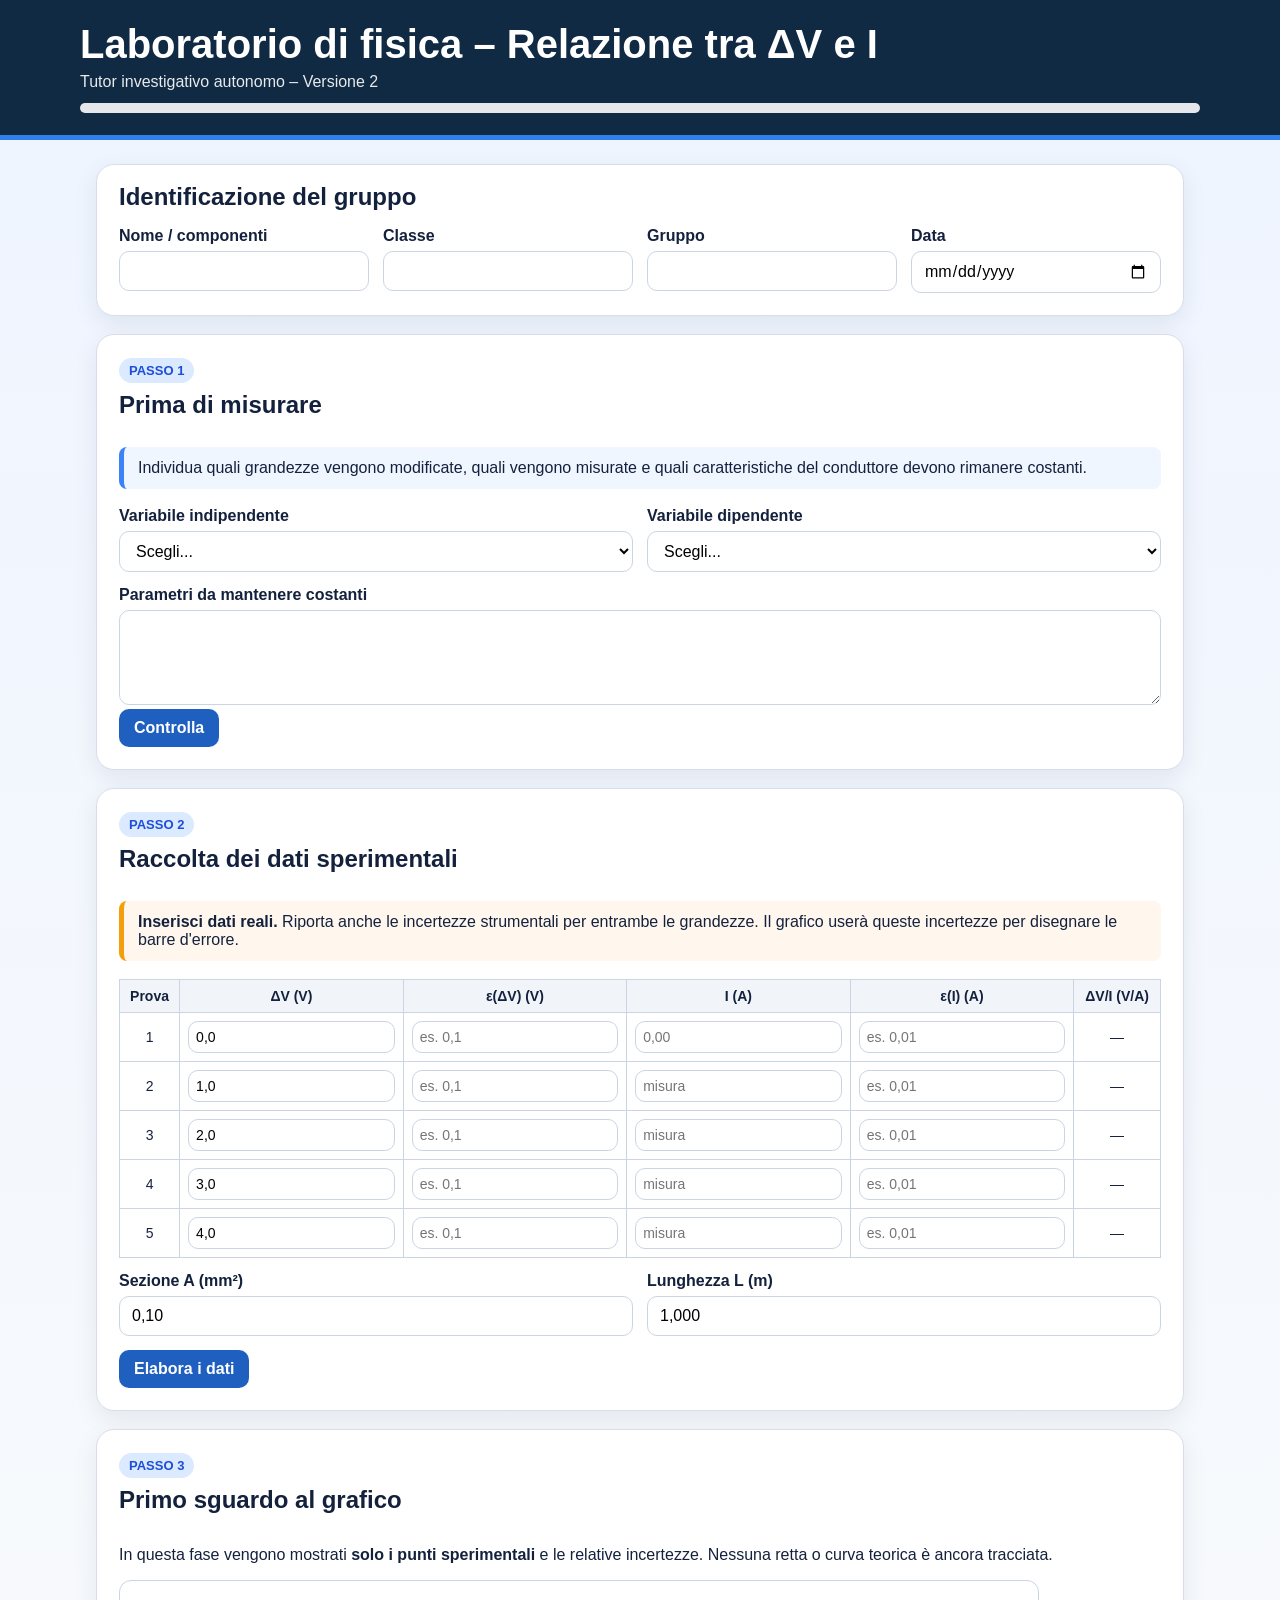
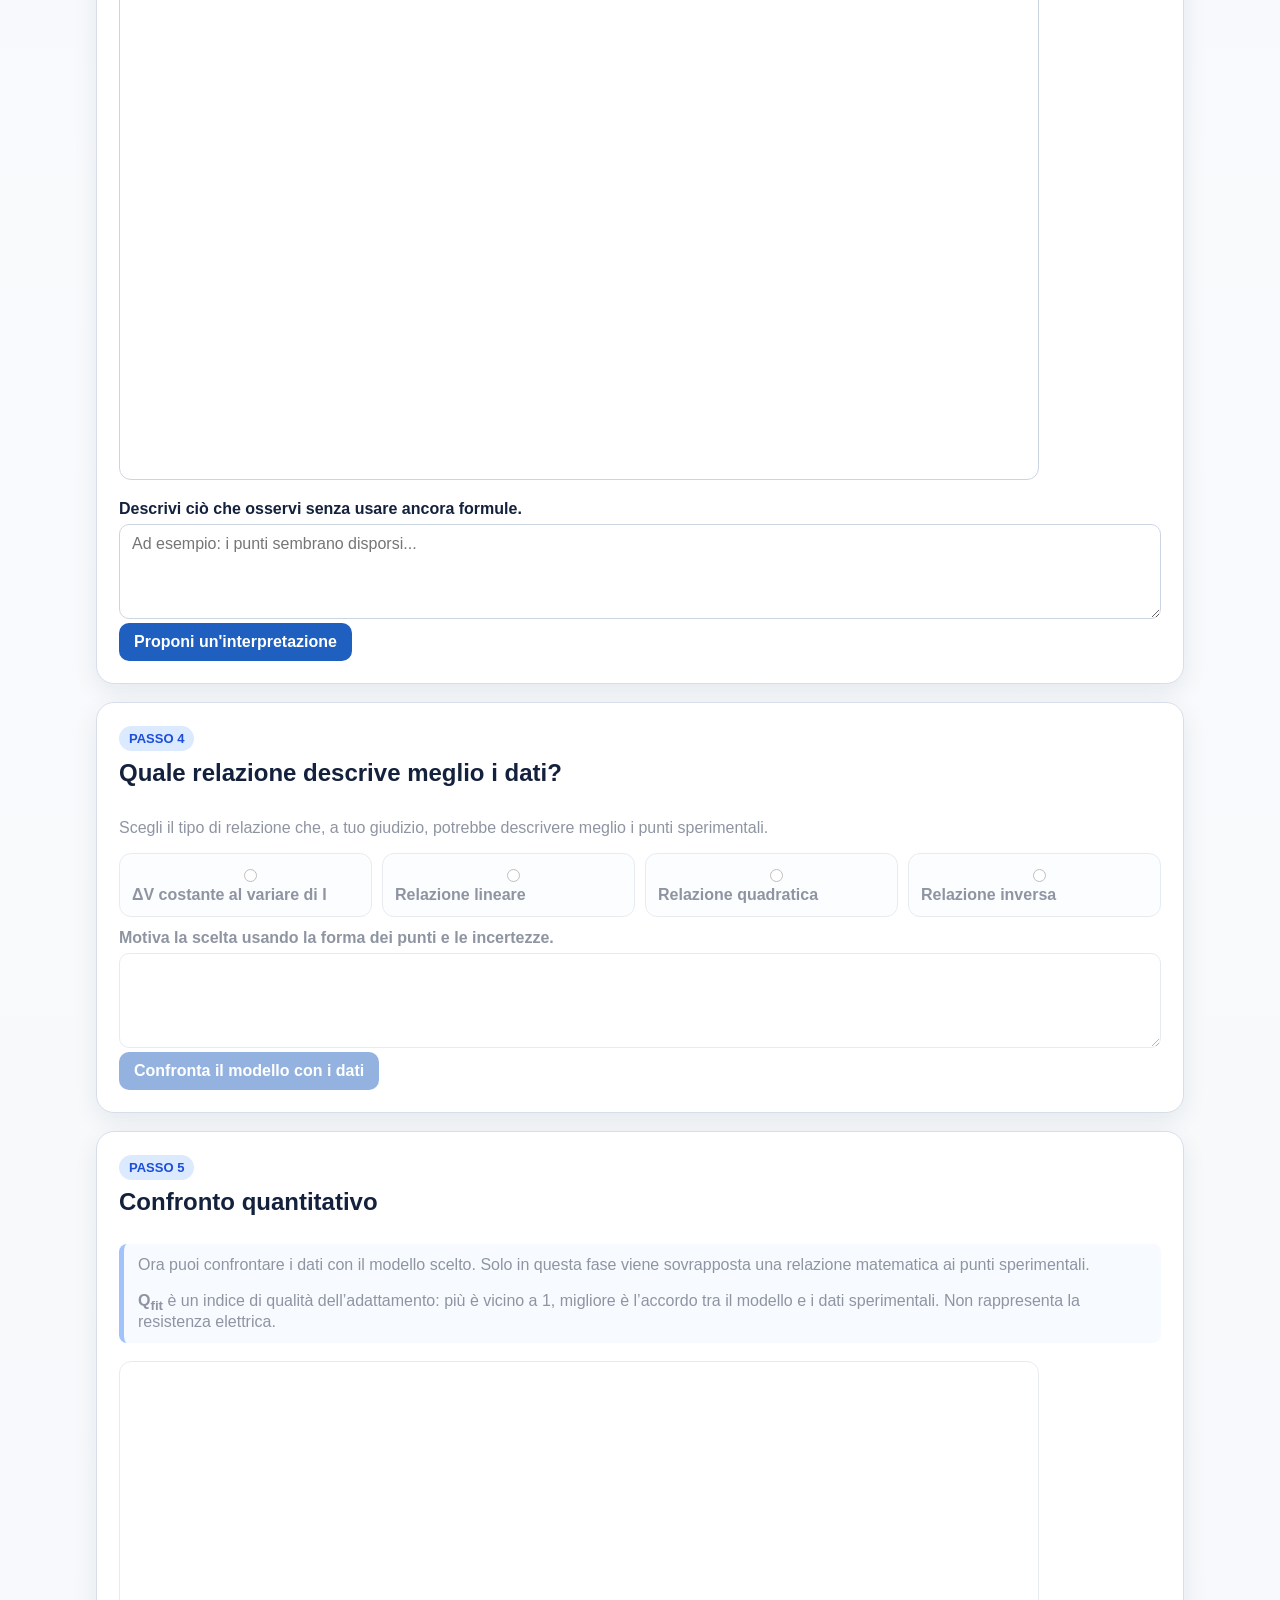
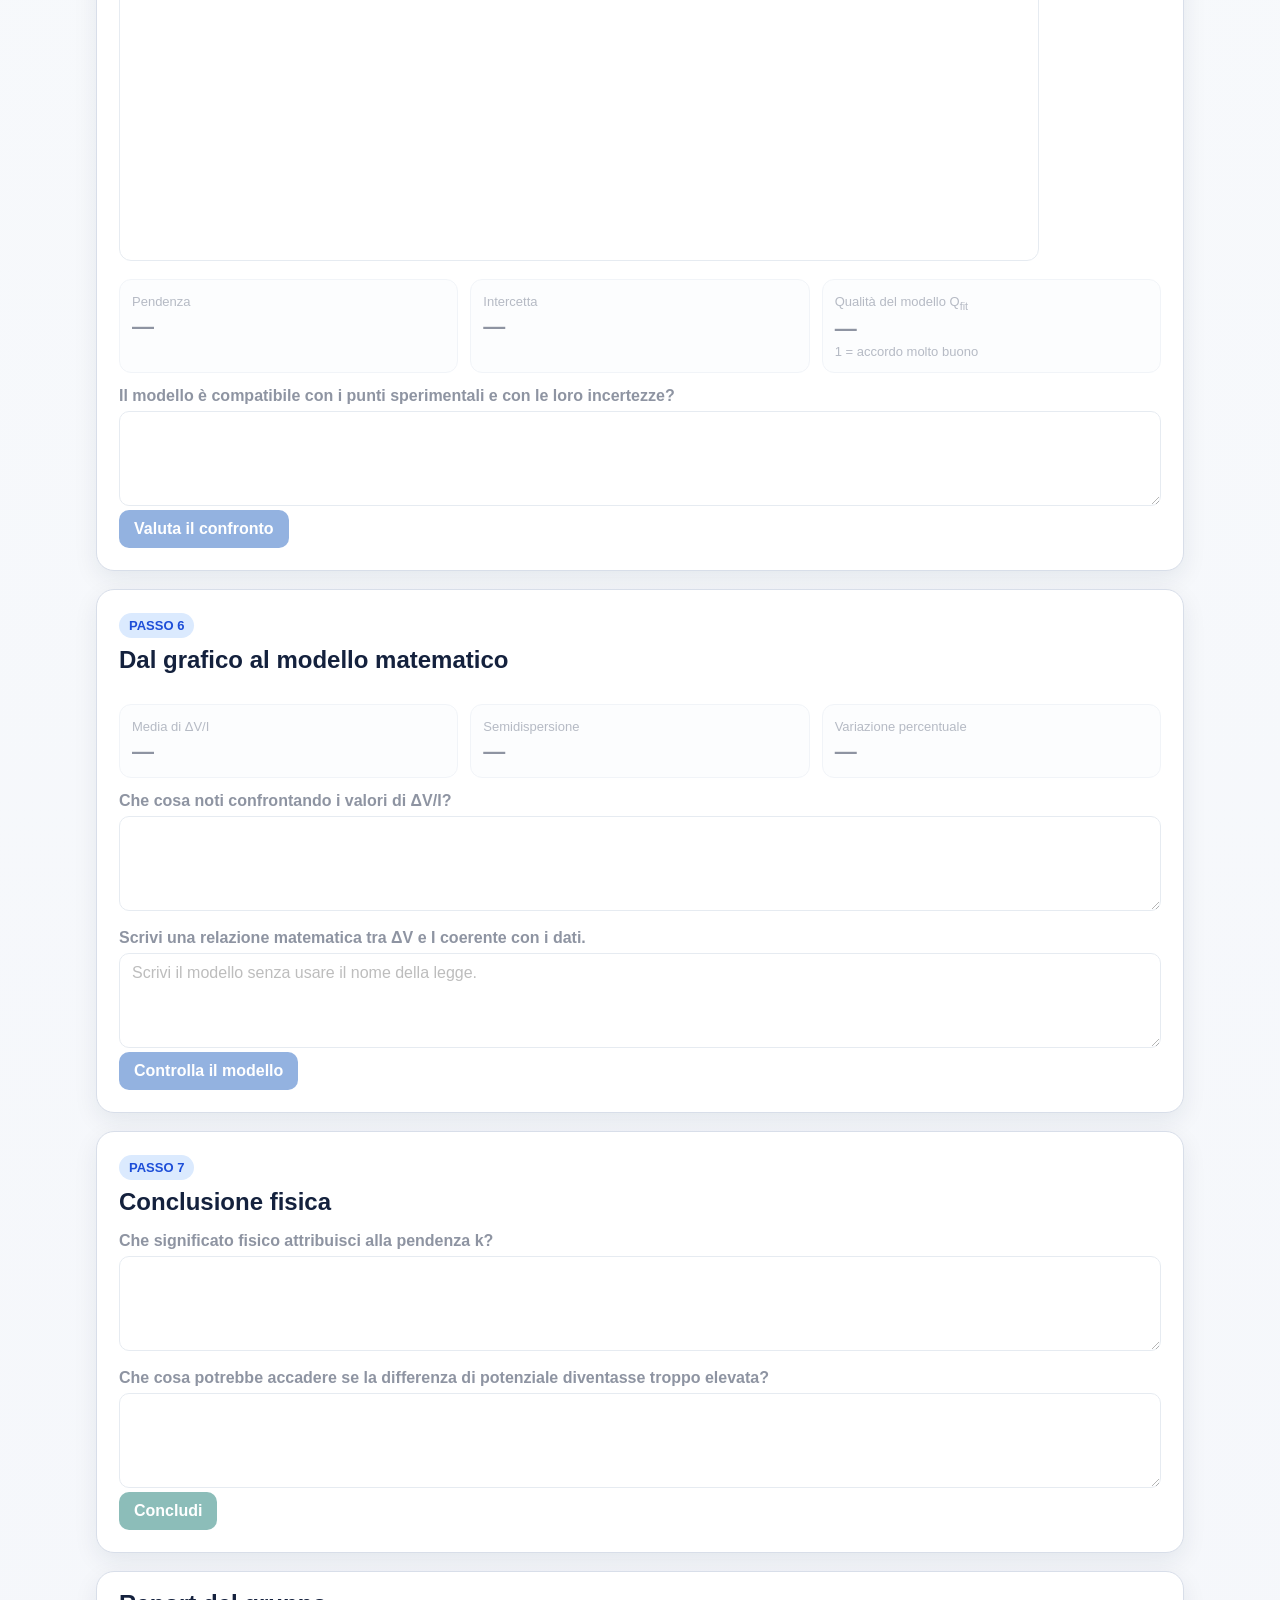
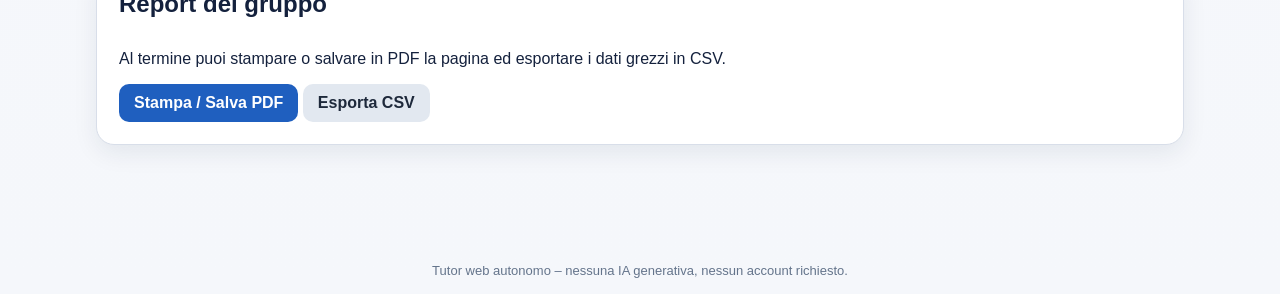
<file: Index.html>
<!DOCTYPE html>
<html lang="it">
<head>
<meta charset="UTF-8">
<meta name="viewport" content="width=device-width, initial-scale=1.0">
<title>Laboratorio – Relazione tra ΔV e I – Versione 2</title>
<style>
:root{
  --bg:#f5f7fb; --card:#fff; --ink:#14213d; --muted:#667085;
  --accent:#1d4ed8; --accent2:#0f766e; --warn:#b45309;
  --good:#15803d; --bad:#b91c1c; --line:#d8dee9;
}
*{box-sizing:border-box}
body{margin:0;font-family:Arial,Helvetica,sans-serif;color:var(--ink);
background:linear-gradient(180deg,#eef4ff,#f8fafc 35%,#f5f7fb)}
header{background:#102a43;color:white;padding:22px 18px;border-bottom:5px solid #2f80ed}
header .wrap{max-width:1120px;margin:auto}
h1{margin:0 0 6px;font-size:clamp(26px,4vw,40px)}
.subtitle{opacity:.9}
main{max-width:1120px;margin:24px auto;padding:0 16px 60px}
.card{background:var(--card);border:1px solid var(--line);border-radius:18px;
box-shadow:0 8px 24px rgba(16,42,67,.08);margin:18px 0;overflow:hidden}
.card h2{margin:0;padding:18px 22px 8px;font-size:24px}
.body{padding:8px 22px 22px}
.step-badge{display:inline-block;background:#dbeafe;color:#1d4ed8;border-radius:999px;
padding:5px 10px;font-size:13px;font-weight:bold;margin-bottom:8px}
.grid{display:grid;grid-template-columns:repeat(auto-fit,minmax(220px,1fr));gap:14px}
label{font-weight:700;display:block;margin-bottom:6px}
input,textarea,select,button{font:inherit}
input,textarea,select{width:100%;border:1px solid #cbd5e1;border-radius:10px;padding:10px 12px;background:#fff}
textarea{min-height:95px;resize:vertical}
button{border:none;border-radius:10px;padding:10px 15px;cursor:pointer;font-weight:700}
.primary{background:#1f5fbf;color:white}.secondary{background:#e2e8f0;color:#1e293b}
.goodbtn{background:#0f766e;color:white}
button:hover{filter:brightness(.97)}
.note,.warning{padding:12px 14px;border-radius:8px;margin:12px 0 18px}
.note{background:#eff6ff;border-left:5px solid #3b82f6}
.warning{background:#fff7ed;border-left:5px solid #f59e0b}
.feedback{margin-top:10px;padding:10px 12px;border-radius:9px;display:none}
.feedback.show{display:block}.feedback.good{background:#ecfdf3;color:#166534;border:1px solid #bbf7d0}
.feedback.warn{background:#fff7ed;color:#9a3412;border:1px solid #fed7aa}
.feedback.bad{background:#fef2f2;color:#991b1b;border:1px solid #fecaca}
table{width:100%;border-collapse:collapse;margin-top:12px;font-size:14px}
th,td{border:1px solid #cbd5e1;padding:8px;text-align:center} th{background:#f1f5f9}
td input{min-width:78px;padding:7px}
canvas{width:100%;max-width:920px;height:500px;border:1px solid #cbd5e1;border-radius:12px;background:white}
.small{font-size:13px;color:var(--muted)}
.kpi{display:grid;grid-template-columns:repeat(auto-fit,minmax(180px,1fr));gap:12px;margin:14px 0}
.kpi div{background:#f8fafc;border:1px solid #e2e8f0;border-radius:12px;padding:12px}
.kpi strong{display:block;font-size:22px;margin-top:4px}
.locked{opacity:.48;pointer-events:none;user-select:none}
.hidden{display:none}
.progress{height:10px;background:#e5e7eb;border-radius:999px;overflow:hidden;margin-top:12px}
.progress span{display:block;height:100%;width:0;background:#2563eb;transition:width .25s}
.choice-grid{display:grid;grid-template-columns:repeat(auto-fit,minmax(180px,1fr));gap:10px;margin:12px 0}
.choice{border:1px solid #cbd5e1;border-radius:12px;padding:12px;background:#f8fafc}
.choice label{font-weight:600;margin:0}
.modelbox{margin-top:14px;padding:14px;border:1px dashed #94a3b8;border-radius:12px;background:#f8fafc}
footer{text-align:center;color:#64748b;font-size:13px;padding:16px}
@media print{body{background:#fff}.no-print{display:none!important}.card{box-shadow:none;break-inside:avoid}}
</style>
</head>
<body>
<header>
  <div class="wrap">
    <h1>Laboratorio di fisica – Relazione tra ΔV e I</h1>
    <div class="subtitle">Tutor investigativo autonomo – Versione 2</div>
    <div class="progress"><span id="progressBar"></span></div>
  </div>
</header>

<main>
<section class="card">
  <h2>Identificazione del gruppo</h2>
  <div class="body grid">
    <div><label>Nome / componenti</label><input id="student"></div>
    <div><label>Classe</label><input id="classe"></div>
    <div><label>Gruppo</label><input id="gruppo"></div>
    <div><label>Data</label><input id="data" type="date"></div>
  </div>
</section>

<section class="card">
  <h2><span class="step-badge">PASSO 1</span><br>Prima di misurare</h2>
  <div class="body">
    <div class="note">Individua quali grandezze vengono modificate, quali vengono misurate e quali caratteristiche del conduttore devono rimanere costanti.</div>
    <div class="grid">
      <div>
        <label>Variabile indipendente</label>
        <select id="indep">
          <option value="">Scegli...</option>
          <option>Intensità di corrente I</option>
          <option>Differenza di potenziale ΔV</option>
          <option>Resistenza R</option>
          <option>Temperatura</option>
        </select>
      </div>
      <div>
        <label>Variabile dipendente</label>
        <select id="dep">
          <option value="">Scegli...</option>
          <option>Intensità di corrente I</option>
          <option>Differenza di potenziale ΔV</option>
          <option>Resistenza R</option>
          <option>Temperatura</option>
        </select>
      </div>
    </div>
    <div style="margin-top:14px"><label>Parametri da mantenere costanti</label><textarea id="const"></textarea></div>
    <button class="primary" onclick="checkStep1()">Controlla</button>
    <div id="fb1" class="feedback"></div>
  </div>
</section>

<section class="card">
  <h2><span class="step-badge">PASSO 2</span><br>Raccolta dei dati sperimentali</h2>
  <div class="body">
    <div class="warning"><strong>Inserisci dati reali.</strong> Riporta anche le incertezze strumentali per entrambe le grandezze. Il grafico userà queste incertezze per disegnare le barre d'errore.</div>
    <table>
      <thead><tr><th>Prova</th><th>ΔV (V)</th><th>ε(ΔV) (V)</th><th>I (A)</th><th>ε(I) (A)</th><th>ΔV/I (V/A)</th></tr></thead>
      <tbody id="dataRows"></tbody>
    </table>
    <div class="grid" style="margin-top:14px">
      <div><label>Sezione A (mm²)</label><input id="area" value="0,10"></div>
      <div><label>Lunghezza L (m)</label><input id="length" value="1,000"></div>
    </div>
    <div style="margin-top:14px"><button class="primary" onclick="analyzeData()">Elabora i dati</button></div>
    <div id="fb2" class="feedback"></div>
  </div>
</section>

<section class="card">
  <h2><span class="step-badge">PASSO 3</span><br>Primo sguardo al grafico</h2>
  <div class="body">
    <p>In questa fase vengono mostrati <strong>solo i punti sperimentali</strong> e le relative incertezze. Nessuna retta o curva teorica è ancora tracciata.</p>
    <canvas id="graph" width="920" height="500"></canvas>
    <label style="margin-top:16px">Descrivi ciò che osservi senza usare ancora formule.</label>
    <textarea id="rawGraphObs" placeholder="Ad esempio: i punti sembrano disporsi..."></textarea>
    <button class="primary" onclick="unlockModels()">Proponi un'interpretazione</button>
    <div id="fb3" class="feedback"></div>
  </div>
</section>

<section class="card" id="modelChoiceCard">
  <h2><span class="step-badge">PASSO 4</span><br>Quale relazione descrive meglio i dati?</h2>
  <div class="body">
    <div id="modelChoiceArea" class="locked">
      <p>Scegli il tipo di relazione che, a tuo giudizio, potrebbe descrivere meglio i punti sperimentali.</p>
      <div class="choice-grid">
        <div class="choice"><label><input type="radio" name="model" value="constant"> ΔV costante al variare di I</label></div>
        <div class="choice"><label><input type="radio" name="model" value="linear"> Relazione lineare</label></div>
        <div class="choice"><label><input type="radio" name="model" value="quadratic"> Relazione quadratica</label></div>
        <div class="choice"><label><input type="radio" name="model" value="inverse"> Relazione inversa</label></div>
      </div>
      <label>Motiva la scelta usando la forma dei punti e le incertezze.</label>
      <textarea id="modelReason"></textarea>
      <button class="primary" onclick="testChosenModel()">Confronta il modello con i dati</button>
      <div id="fb4" class="feedback"></div>
    </div>
  </div>
</section>

<section class="card">
  <h2><span class="step-badge">PASSO 5</span><br>Confronto quantitativo</h2>
  <div class="body">
    <div id="fitArea" class="locked">
      <div class="note">Ora puoi confrontare i dati con il modello scelto. Solo in questa fase viene sovrapposta una relazione matematica ai punti sperimentali.<br><br>
<strong>Q<sub>fit</sub></strong> è un indice di qualità dell’adattamento: più è vicino a 1, migliore è l’accordo tra il modello e i dati sperimentali. Non rappresenta la resistenza elettrica.</div>
      <canvas id="fitGraph" width="920" height="500"></canvas>
      <div class="kpi">
        <div><span class="small">Pendenza</span><strong id="slope">—</strong></div>
        <div><span class="small">Intercetta</span><strong id="intercept">—</strong></div>
        <div><span class="small">Qualità del modello Q<sub>fit</sub></span><strong id="r2">—</strong><span class="small">1 = accordo molto buono</span></div>
      </div>
      <label>Il modello è compatibile con i punti sperimentali e con le loro incertezze?</label>
      <textarea id="fitComment"></textarea>
      <button class="primary" onclick="checkFitComment()">Valuta il confronto</button>
      <div id="fb5" class="feedback"></div>
    </div>
  </div>
</section>

<section class="card">
  <h2><span class="step-badge">PASSO 6</span><br>Dal grafico al modello matematico</h2>
  <div class="body">
    <div id="mathArea" class="locked">
      <div class="kpi">
        <div><span class="small">Media di ΔV/I</span><strong id="meanK">—</strong></div>
        <div><span class="small">Semidispersione</span><strong id="halfRange">—</strong></div>
        <div><span class="small">Variazione percentuale</span><strong id="spreadPct">—</strong></div>
      </div>
      <label>Che cosa noti confrontando i valori di ΔV/I?</label>
      <textarea id="ratioObs"></textarea>
      <label style="margin-top:14px">Scrivi una relazione matematica tra ΔV e I coerente con i dati.</label>
      <textarea id="modelEquation" placeholder="Scrivi il modello senza usare il nome della legge."></textarea>
      <button class="primary" onclick="checkEquation()">Controlla il modello</button>
      <div id="fb6" class="feedback"></div>
    </div>
  </div>
</section>

<section class="card">
  <h2><span class="step-badge">PASSO 7</span><br>Conclusione fisica</h2>
  <div class="body">
    <div id="finalArea" class="locked">
      <label>Che significato fisico attribuisci alla pendenza k?</label>
      <textarea id="meaning"></textarea>
      <label style="margin-top:14px">Che cosa potrebbe accadere se la differenza di potenziale diventasse troppo elevata?</label>
      <textarea id="highV"></textarea>
      <button class="goodbtn" onclick="finish()">Concludi</button>
      <div id="fb7" class="feedback"></div>
    </div>
  </div>
</section>

<section class="card">
  <h2>Report del gruppo</h2>
  <div class="body">
    <p>Al termine puoi stampare o salvare in PDF la pagina ed esportare i dati grezzi in CSV.</p>
    <button class="primary no-print" onclick="window.print()">Stampa / Salva PDF</button>
    <button class="secondary no-print" onclick="exportCSV()">Esporta CSV</button>
  </div>
</section>
</main>

<footer>Tutor web autonomo – nessuna IA generativa, nessun account richiesto.</footer>

<script>
const nominalV=[0,1,2,3,4];
let analysis={valid:false,pts:[],ks:[],mean:null,halfRange:null,spread:null,slope:null,intercept:null,r2:null};

function num(v){return parseFloat(String(v??"").replace(",","."))}
function fmt(x,d=3){return isFinite(x)?x.toFixed(d).replace(".",","):"—"}
function setFb(id,kind,text){const e=document.getElementById(id);e.className="feedback show "+kind;e.innerHTML=text}
function progress(p){document.getElementById("progressBar").style.width=p+"%"}

function createRows(){
  const tb=document.getElementById("dataRows");tb.innerHTML="";
  nominalV.forEach((v,i)=>{
    const tr=document.createElement("tr");
    tr.innerHTML=`<td>${i+1}</td>
    <td><input id="v${i}" value="${v.toFixed(1).replace(".",",")}"></td>
    <td><input id="ev${i}" placeholder="es. 0,1"></td>
    <td><input id="i${i}" placeholder="${i===0?"0,00":"misura"}"></td>
    <td><input id="ei${i}" placeholder="es. 0,01"></td>
    <td id="k${i}">—</td>`;
    tb.appendChild(tr);
  })
}
createRows();

function checkStep1(){
  const a=document.getElementById("indep").value,b=document.getElementById("dep").value,c=document.getElementById("const").value.toLowerCase();
  const count=["temper","material","lung","sezion"].filter(t=>c.includes(t)).length;
  if(a.includes("potenziale")&&b.includes("corrente")&&count>=2){
    setFb("fb1","good","Impostazione corretta. Durante la misura cerca di mantenere costanti le caratteristiche del conduttore e la temperatura.");progress(15)
  }else setFb("fb1","warn","Rivedi quali grandezze controlli direttamente e quali osservi come risposta. Pensa inoltre alle caratteristiche del filo che non devono cambiare.")
}

function analyzeData(){
  const pts=[],ks=[];
  for(let j=0;j<5;j++){
    const V=num(document.getElementById("v"+j).value),eV=num(document.getElementById("ev"+j).value);
    const I=num(document.getElementById("i"+j).value),eI=num(document.getElementById("ei"+j).value);
    if(isFinite(V)&&isFinite(I)&&isFinite(eV)&&isFinite(eI)) pts.push({V,eV,I,eI});
    if(isFinite(V)&&isFinite(I)&&Math.abs(I)>1e-12){const k=V/I;ks.push(k);document.getElementById("k"+j).textContent=fmt(k,2)}
    else document.getElementById("k"+j).textContent="—";
  }
  if(pts.length<4){setFb("fb2","bad","Servono almeno quattro coppie complete di dati, comprese le incertezze.");return}
  if(ks.length<3){setFb("fb2","bad","Servono almeno tre misure non nulle per analizzare il rapporto ΔV/I.");return}

  const mean=ks.reduce((a,b)=>a+b,0)/ks.length;
  const half=(Math.max(...ks)-Math.min(...ks))/2;
  const spread=100*half/Math.abs(mean);

  const xs=pts.map(p=>p.I),ys=pts.map(p=>p.V),n=pts.length;
  const mx=xs.reduce((a,b)=>a+b,0)/n,my=ys.reduce((a,b)=>a+b,0)/n;
  let sxx=0,sxy=0;
  for(let i=0;i<n;i++){sxx+=(xs[i]-mx)**2;sxy+=(xs[i]-mx)*(ys[i]-my)}
  const slope=sxy/sxx,intercept=my-slope*mx;
  const pred=xs.map(x=>slope*x+intercept);
  const ssres=ys.reduce((s,y,i)=>s+(y-pred[i])**2,0);
  const sst=ys.reduce((s,y)=>s+(y-my)**2,0);
  const r2=sst===0?1:1-ssres/sst;

  analysis={valid:true,pts,ks,mean,halfRange:half,spread,slope,intercept,r2};
  document.getElementById("meanK").textContent=fmt(mean,2)+" V/A";
  document.getElementById("halfRange").textContent="± "+fmt(half,2)+" V/A";
  document.getElementById("spreadPct").textContent=fmt(spread,1)+" %";
  document.getElementById("slope").textContent=fmt(slope,2)+" V/A";
  document.getElementById("intercept").textContent=fmt(intercept,3)+" V";
  document.getElementById("r2").textContent=fmt(r2,4);

  drawExperimentalOnly();
  document.getElementById("fitGraph").getContext("2d").clearRect(0,0,920,500);
  setFb("fb2","good","Dati acquisiti. Passa al grafico: per ora vedrai solo i punti sperimentali e le loro incertezze.");progress(30)
}

function axes(ctx,W,H,xmax,ymax){
  const p={l:75,r:25,t:25,b:65};
  ctx.clearRect(0,0,W,H);ctx.fillStyle="#fff";ctx.fillRect(0,0,W,H);
  ctx.strokeStyle="#e2e8f0";ctx.lineWidth=1;
  for(let g=0;g<=10;g++){
    const x=p.l+g*(W-p.l-p.r)/10,y=p.t+g*(H-p.t-p.b)/10;
    ctx.beginPath();ctx.moveTo(x,p.t);ctx.lineTo(x,H-p.b);ctx.stroke();
    ctx.beginPath();ctx.moveTo(p.l,y);ctx.lineTo(W-p.r,y);ctx.stroke();
  }
  ctx.strokeStyle="#1e293b";ctx.lineWidth=2;
  ctx.beginPath();ctx.moveTo(p.l,H-p.b);ctx.lineTo(W-p.r,H-p.b);ctx.stroke();
  ctx.beginPath();ctx.moveTo(p.l,H-p.b);ctx.lineTo(p.l,p.t);ctx.stroke();
  ctx.fillStyle="#334155";ctx.font="16px Arial";ctx.fillText("I (A)",W/2,H-20);
  ctx.save();ctx.translate(22,H/2);ctx.rotate(-Math.PI/2);ctx.fillText("ΔV (V)",0,0);ctx.restore();
  return {p,X:x=>p.l+x/xmax*(W-p.l-p.r),Y:y=>H-p.b-y/ymax*(H-p.t-p.b)}
}

function drawErrors(ctx,map,p){
  const x=map.X(p.I),y=map.Y(p.V);
  const xL=map.X(Math.max(0,p.I-p.eI)),xR=map.X(p.I+p.eI);
  const yT=map.Y(p.V+p.eV),yB=map.Y(Math.max(0,p.V-p.eV));
  ctx.strokeStyle="#475569";ctx.lineWidth=1.6;
  ctx.beginPath();ctx.moveTo(xL,y);ctx.lineTo(xR,y);ctx.moveTo(xL,y-5);ctx.lineTo(xL,y+5);ctx.moveTo(xR,y-5);ctx.lineTo(xR,y+5);ctx.stroke();
  ctx.beginPath();ctx.moveTo(x,yT);ctx.lineTo(x,yB);ctx.moveTo(x-5,yT);ctx.lineTo(x+5,yT);ctx.moveTo(x-5,yB);ctx.lineTo(x+5,yB);ctx.stroke();
  ctx.fillStyle="#2563eb";ctx.beginPath();ctx.arc(x,y,6,0,Math.PI*2);ctx.fill()
}

function drawExperimentalOnly(){
  if(!analysis.valid)return;
  const c=document.getElementById("graph"),ctx=c.getContext("2d"),W=c.width,H=c.height;
  const xmax=Math.max(...analysis.pts.map(p=>p.I+p.eI),0.01)*1.15;
  const ymax=Math.max(...analysis.pts.map(p=>p.V+p.eV),1)*1.15;
  const map=axes(ctx,W,H,xmax,ymax);
  analysis.pts.forEach(p=>drawErrors(ctx,map,p));
}

function unlockModels(){
  if(!analysis.valid){setFb("fb3","warn","Prima completa l'elaborazione dei dati.");return}
  const t=document.getElementById("rawGraphObs").value.trim();
  if(t.length<18){setFb("fb3","warn","Descrivi un po' meglio la disposizione dei punti e tieni conto delle barre d'errore.");return}
  document.getElementById("modelChoiceArea").classList.remove("locked");
  setFb("fb3","good","Bene. Ora formula un'ipotesi sul tipo di relazione senza conoscere ancora il risultato del fit.");progress(45)
}

function selectedModel(){
  const el=document.querySelector('input[name="model"]:checked');
  return el?el.value:null
}

function testChosenModel(){
  if(!analysis.valid)return;
  const m=selectedModel(),r=document.getElementById("modelReason").value.trim();
  if(!m){setFb("fb4","warn","Scegli prima un modello.");return}
  if(r.length<15){setFb("fb4","warn","Motiva la scelta facendo riferimento alla disposizione dei punti.");return}
  if(m==="linear"){
    setFb("fb4","good","La tua ipotesi è verificabile quantitativamente. Ora confrontiamola con i punti sperimentali.");
  }else{
    setFb("fb4","warn","Confrontiamo comunque la tua ipotesi con i dati. Osserva poi se un andamento lineare potrebbe descrivere meglio l'insieme dei punti.");
  }
  document.getElementById("fitArea").classList.remove("locked");
  drawFit();
  progress(60)
}

function drawFit(){
  const c=document.getElementById("fitGraph"),ctx=c.getContext("2d"),W=c.width,H=c.height;
  const xmax=Math.max(...analysis.pts.map(p=>p.I+p.eI),0.01)*1.15;
  const ymax=Math.max(...analysis.pts.map(p=>p.V+p.eV),1)*1.15;
  const map=axes(ctx,W,H,xmax,ymax);
  analysis.pts.forEach(p=>drawErrors(ctx,map,p));
  ctx.strokeStyle="#0f766e";ctx.lineWidth=3;
  const x1=0,x2=xmax;
  ctx.beginPath();ctx.moveTo(map.X(x1),map.Y(analysis.slope*x1+analysis.intercept));
  ctx.lineTo(map.X(x2),map.Y(analysis.slope*x2+analysis.intercept));ctx.stroke()
}

function checkFitComment(){
  const t=document.getElementById("fitComment").value.toLowerCase();
  if(t.length<15){setFb("fb5","warn","Commenta il grado di accordo tra la retta e i punti, considerando anche le barre d'errore.");return}
  document.getElementById("mathArea").classList.remove("locked");
  setFb("fb5","good","Ora puoi usare anche il rapporto ΔV/I per verificare se emerge una costante caratteristica.");progress(75)
}

function norm(s){return s.toLowerCase().replace(/\s+/g,"").replace(/·/g,"*").replace(/×/g,"*")}
function checkEquation(){
  const ratio=document.getElementById("ratioObs").value.toLowerCase();
  const eq=norm(document.getElementById("modelEquation").value);
  const ratioOK=["costant","simil","compatib","ugual"].some(k=>ratio.includes(k));
  const vars=(eq.includes("v")||eq.includes("δv"))&&eq.includes("i");
  const constOK=eq.includes("k")||eq.includes("r")||eq.includes("cost");
  const rel=eq.includes("=")||eq.includes("propor");
  if(ratioOK&&vars&&constOK&&rel){
    document.getElementById("finalArea").classList.remove("locked");
    setFb("fb6","good","Il modello è coerente sia con il grafico sia con il comportamento del rapporto ΔV/I.");progress(90)
  }else{
    setFb("fb6","warn","Collega i due indizi: il grafico è compatibile con una retta e il rapporto ΔV/I oscilla attorno a un valore comune. Scrivi una relazione matematica che contenga entrambe le grandezze e una costante.")
  }
}

function finish(){
  const a=document.getElementById("meaning").value.trim(),b=document.getElementById("highV").value.trim();
  if(a.length<15||b.length<15){setFb("fb7","warn","Completa entrambe le risposte con una breve motivazione fisica.");return}
  setFb("fb7","good","Esperienza completata. Hai ricavato il modello a partire dai dati sperimentali, senza assumerlo all'inizio.");progress(100)
}

function exportCSV(){
  let rows=[["Prova","DeltaV_V","ErroreV_V","I_A","ErroreI_A","DeltaV_div_I_V_A"]];
  for(let j=0;j<5;j++){
    const V=num(document.getElementById("v"+j).value),eV=num(document.getElementById("ev"+j).value);
    const I=num(document.getElementById("i"+j).value),eI=num(document.getElementById("ei"+j).value);
    const k=isFinite(V)&&isFinite(I)&&Math.abs(I)>1e-12?V/I:"";
    rows.push([j+1,V,isFinite(eV)?eV:"",I,isFinite(eI)?eI:"",k])
  }
  rows.push([],["Studenti",document.getElementById("student").value],["Classe",document.getElementById("classe").value],
  ["Gruppo",document.getElementById("gruppo").value],["Prima osservazione grafico",document.getElementById("rawGraphObs").value],
  ["Motivazione modello",document.getElementById("modelReason").value],["Commento fit",document.getElementById("fitComment").value],
  ["Osservazione rapporti",document.getElementById("ratioObs").value],["Modello matematico",document.getElementById("modelEquation").value],
  ["Significato pendenza",document.getElementById("meaning").value],["Tensione elevata",document.getElementById("highV").value]);
  const csv=rows.map(r=>r.map(v=>`"${String(v??"").replace(/"/g,'""')}"`).join(";")).join("\n");
  const blob=new Blob([csv],{type:"text/csv;charset=utf-8"}),url=URL.createObjectURL(blob),a=document.createElement("a");
  a.href=url;a.download="dati_ohm_v2.csv";a.click();URL.revokeObjectURL(url)
}
</script>
</body>
</html>
</file>
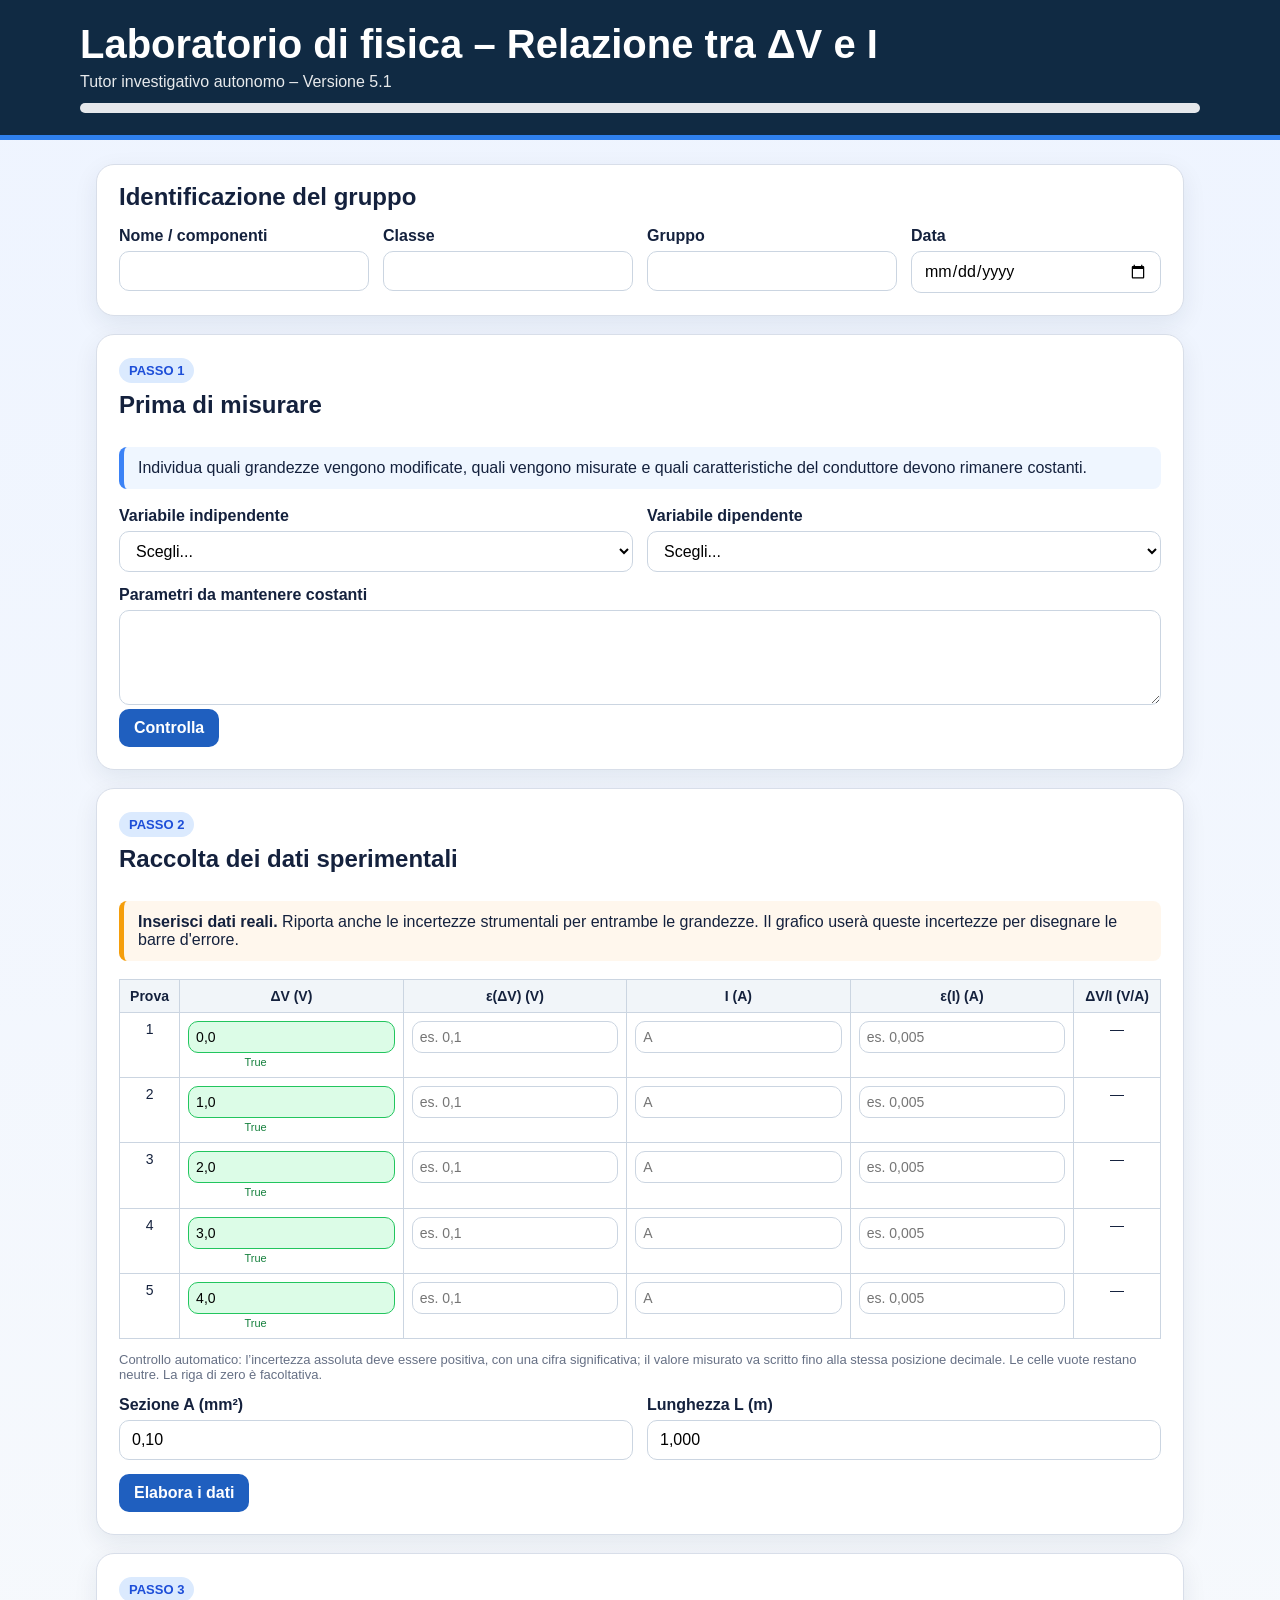
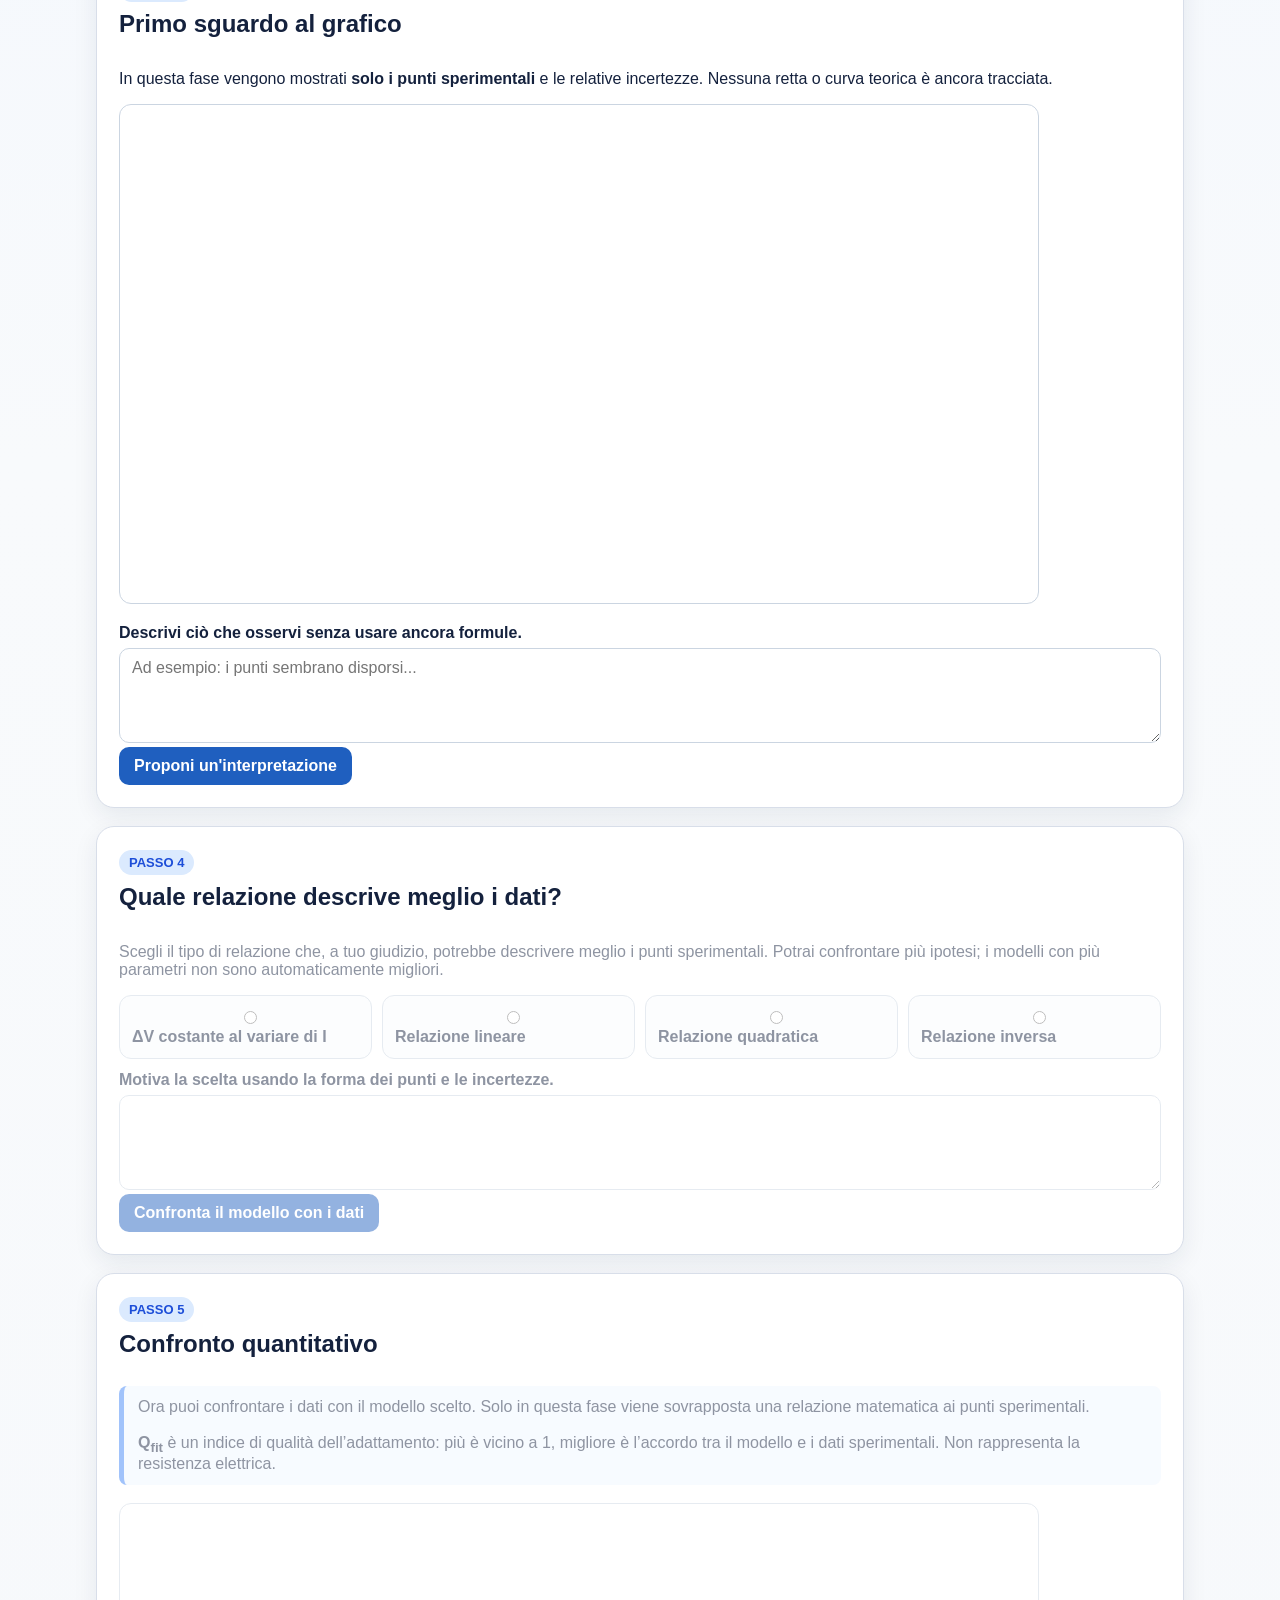
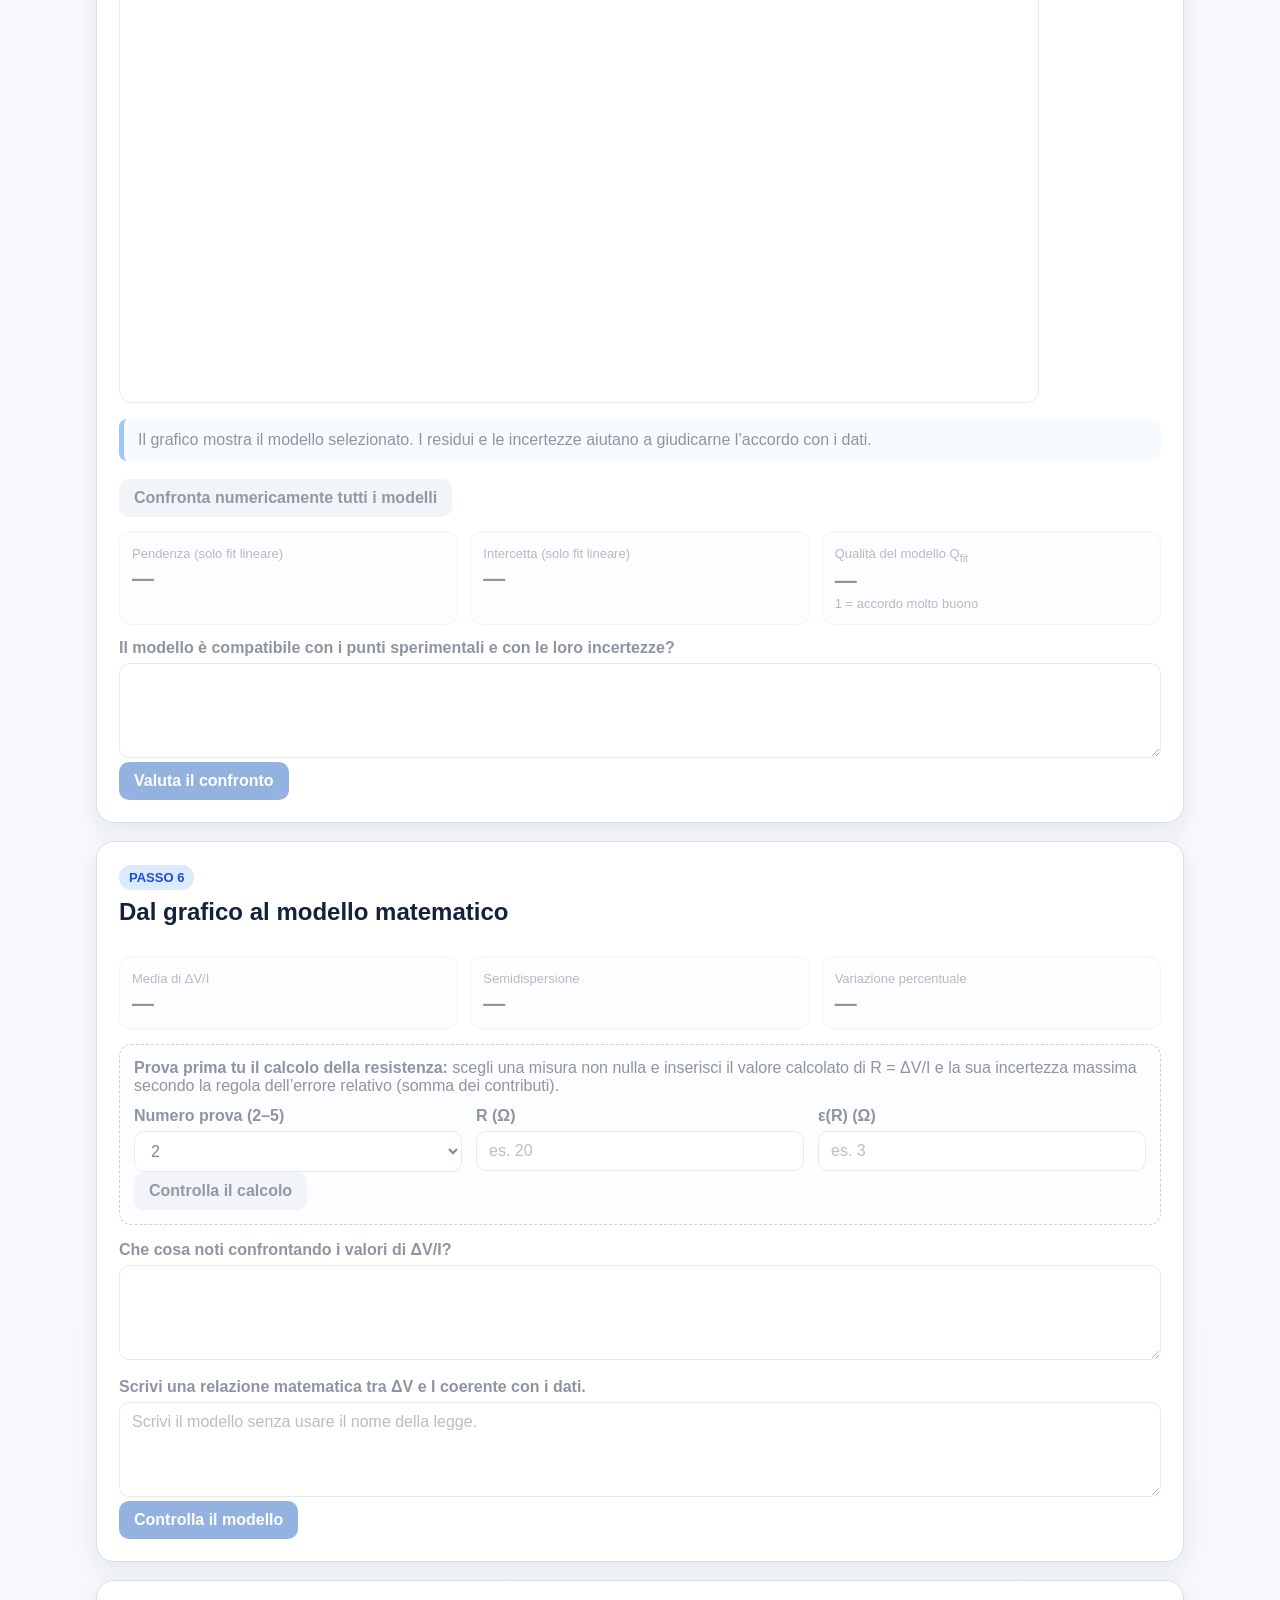
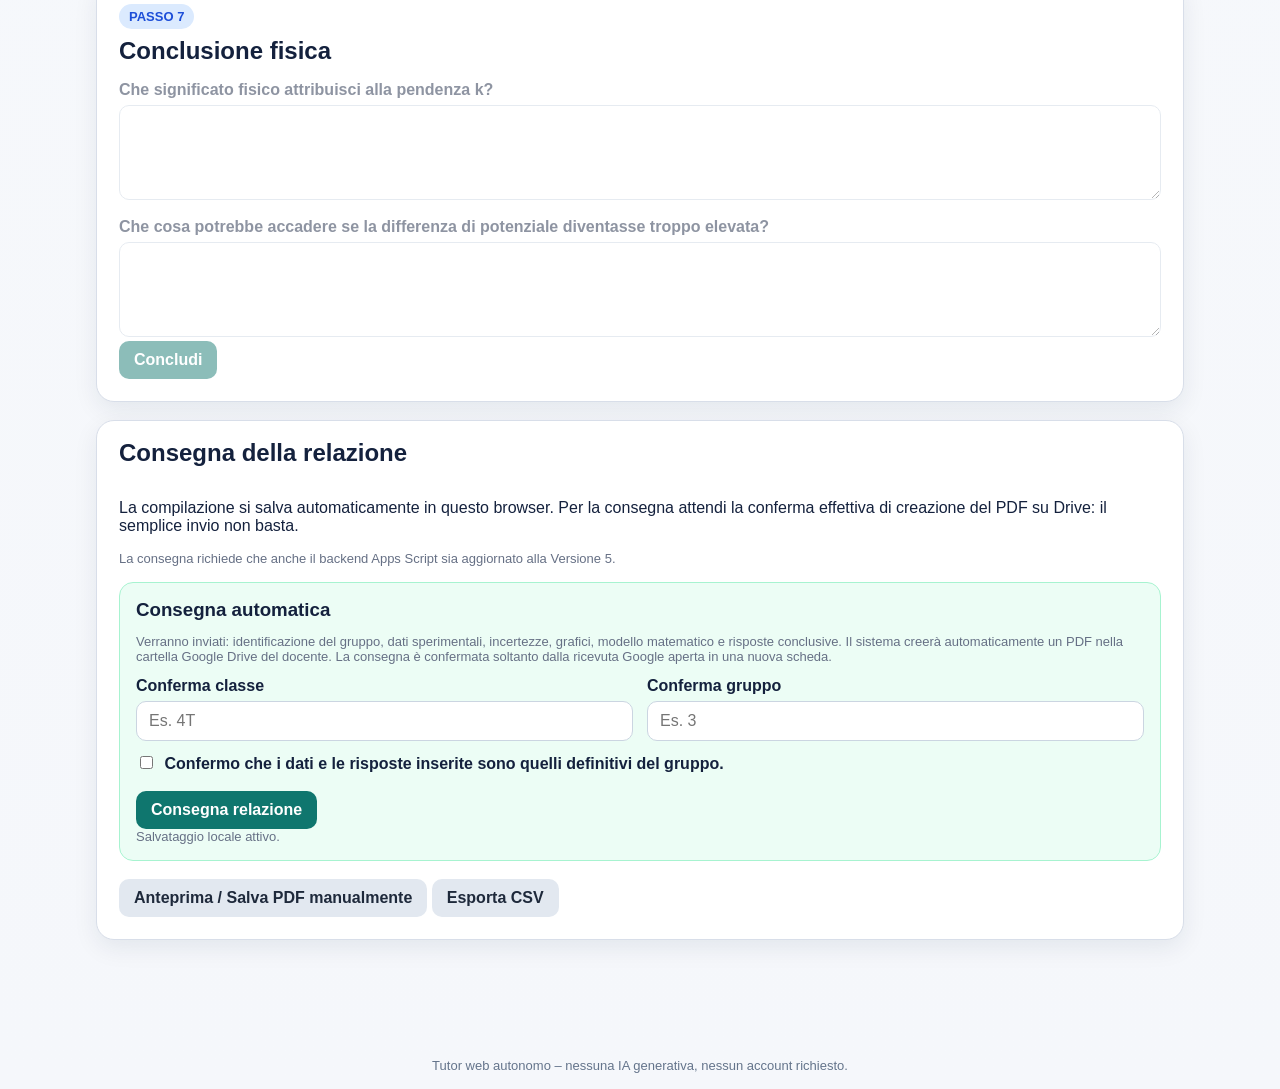
<file: index.html>
<!DOCTYPE html>
<html lang="it">
<head>
<meta charset="UTF-8">
<meta name="viewport" content="width=device-width, initial-scale=1.0">
<title>Laboratorio – Relazione tra ΔV e I – Versione 5.1</title>
<style>
:root{
  --bg:#f5f7fb; --card:#fff; --ink:#14213d; --muted:#667085;
  --accent:#1d4ed8; --accent2:#0f766e; --warn:#b45309;
  --good:#15803d; --bad:#b91c1c; --line:#d8dee9;
}
*{box-sizing:border-box}
body{margin:0;font-family:Arial,Helvetica,sans-serif;color:var(--ink);
background:linear-gradient(180deg,#eef4ff,#f8fafc 35%,#f5f7fb)}
header{background:#102a43;color:white;padding:22px 18px;border-bottom:5px solid #2f80ed}
header .wrap{max-width:1120px;margin:auto}
h1{margin:0 0 6px;font-size:clamp(26px,4vw,40px)}
.subtitle{opacity:.9}
main{max-width:1120px;margin:24px auto;padding:0 16px 60px}
.card{background:var(--card);border:1px solid var(--line);border-radius:18px;
box-shadow:0 8px 24px rgba(16,42,67,.08);margin:18px 0;overflow:hidden}
.card h2{margin:0;padding:18px 22px 8px;font-size:24px}
.body{padding:8px 22px 22px}
.step-badge{display:inline-block;background:#dbeafe;color:#1d4ed8;border-radius:999px;
padding:5px 10px;font-size:13px;font-weight:bold;margin-bottom:8px}
.grid{display:grid;grid-template-columns:repeat(auto-fit,minmax(220px,1fr));gap:14px}
label{font-weight:700;display:block;margin-bottom:6px}
input,textarea,select,button{font:inherit}
input,textarea,select{width:100%;border:1px solid #cbd5e1;border-radius:10px;padding:10px 12px;background:#fff}
textarea{min-height:95px;resize:vertical}
button{border:none;border-radius:10px;padding:10px 15px;cursor:pointer;font-weight:700}
.primary{background:#1f5fbf;color:white}.secondary{background:#e2e8f0;color:#1e293b}
.goodbtn{background:#0f766e;color:white}
button:hover{filter:brightness(.97)}
.note,.warning{padding:12px 14px;border-radius:8px;margin:12px 0 18px}
.note{background:#eff6ff;border-left:5px solid #3b82f6}
.warning{background:#fff7ed;border-left:5px solid #f59e0b}
.feedback{margin-top:10px;padding:10px 12px;border-radius:9px;display:none}
.feedback.show{display:block}.feedback.good{background:#ecfdf3;color:#166534;border:1px solid #bbf7d0}
.feedback.warn{background:#fff7ed;color:#9a3412;border:1px solid #fed7aa}
.feedback.bad{background:#fef2f2;color:#991b1b;border:1px solid #fecaca}
table{width:100%;border-collapse:collapse;margin-top:12px;font-size:14px}
th,td{border:1px solid #cbd5e1;padding:8px;text-align:center} th{background:#f1f5f9}
td input{min-width:78px;padding:7px}
canvas{width:100%;max-width:920px;height:500px;border:1px solid #cbd5e1;border-radius:12px;background:white}
.small{font-size:13px;color:var(--muted)}
.kpi{display:grid;grid-template-columns:repeat(auto-fit,minmax(180px,1fr));gap:12px;margin:14px 0}
.kpi div{background:#f8fafc;border:1px solid #e2e8f0;border-radius:12px;padding:12px}
.kpi strong{display:block;font-size:22px;margin-top:4px}
.locked{opacity:.48;pointer-events:none;user-select:none}
.hidden{display:none}
.progress{height:10px;background:#e5e7eb;border-radius:999px;overflow:hidden;margin-top:12px}
.progress span{display:block;height:100%;width:0;background:#2563eb;transition:width .25s}
.choice-grid{display:grid;grid-template-columns:repeat(auto-fit,minmax(180px,1fr));gap:10px;margin:12px 0}
.choice{border:1px solid #cbd5e1;border-radius:12px;padding:12px;background:#f8fafc}
.choice label{font-weight:600;margin:0}
.modelbox{margin-top:14px;padding:14px;border:1px dashed #94a3b8;border-radius:12px;background:#f8fafc}
footer{text-align:center;color:#64748b;font-size:13px;padding:16px}
.receipt-link{display:inline-block;margin-top:12px;padding:9px 12px;border:1px solid #0f766e;border-radius:8px;color:#0f766e;font-weight:700;text-decoration:none}
.receipt-link[hidden]{display:none}
.data-ok{background:#dcfce7!important;border-color:#22c55e!important}
.data-bad{background:#fee2e2!important;border-color:#ef4444!important}
.validation{font-size:11px;margin-top:3px;line-height:1.2;color:#b91c1c;max-width:135px}
#comparison table{font-size:13px}
#dataRows td{vertical-align:top}
.delivery{background:#ecfdf5;border:1px solid #a7f3d0;border-radius:14px;padding:16px;margin-top:16px}
.delivery h3{margin:0 0 8px}
.delivery-status{margin-top:10px;padding:10px 12px;border-radius:9px;display:none}
.delivery-status.show{display:block}
.delivery-status.ok{background:#ecfdf3;color:#166534;border:1px solid #86efac}
.delivery-status.err{background:#fef2f2;color:#991b1b;border:1px solid #fecaca}
.delivery-status.wait{background:#eff6ff;color:#1d4ed8;border:1px solid #bfdbfe}
@media print{body{background:#fff}.no-print{display:none!important}.card{box-shadow:none;break-inside:avoid}}
</style>
</head>
<body>
<header>
  <div class="wrap">
    <h1>Laboratorio di fisica – Relazione tra ΔV e I</h1>
    <div class="subtitle">Tutor investigativo autonomo – Versione 5.1</div>
    <div class="progress"><span id="progressBar"></span></div>
  </div>
</header>

<main>
<section class="card">
  <h2>Identificazione del gruppo</h2>
  <div class="body grid">
    <div><label>Nome / componenti</label><input id="student"></div>
    <div><label>Classe</label><input id="classe"></div>
    <div><label>Gruppo</label><input id="gruppo"></div>
    <div><label>Data</label><input id="data" type="date"></div>
  </div>
</section>

<section class="card">
  <h2><span class="step-badge">PASSO 1</span><br>Prima di misurare</h2>
  <div class="body">
    <div class="note">Individua quali grandezze vengono modificate, quali vengono misurate e quali caratteristiche del conduttore devono rimanere costanti.</div>
    <div class="grid">
      <div>
        <label>Variabile indipendente</label>
        <select id="indep">
          <option value="">Scegli...</option>
          <option>Intensità di corrente I</option>
          <option>Differenza di potenziale ΔV</option>
          <option>Resistenza R</option>
          <option>Temperatura</option>
        </select>
      </div>
      <div>
        <label>Variabile dipendente</label>
        <select id="dep">
          <option value="">Scegli...</option>
          <option>Intensità di corrente I</option>
          <option>Differenza di potenziale ΔV</option>
          <option>Resistenza R</option>
          <option>Temperatura</option>
        </select>
      </div>
    </div>
    <div style="margin-top:14px"><label>Parametri da mantenere costanti</label><textarea id="const"></textarea></div>
    <button class="primary" onclick="checkStep1()">Controlla</button>
    <div id="fb1" class="feedback"></div>
  </div>
</section>

<section class="card">
  <h2><span class="step-badge">PASSO 2</span><br>Raccolta dei dati sperimentali</h2>
  <div class="body">
    <div class="warning"><strong>Inserisci dati reali.</strong> Riporta anche le incertezze strumentali per entrambe le grandezze. Il grafico userà queste incertezze per disegnare le barre d'errore.</div>
    <table>
      <thead><tr><th>Prova</th><th>ΔV (V)</th><th>ε(ΔV) (V)</th><th>I (A)</th><th>ε(I) (A)</th><th>ΔV/I (V/A)</th></tr></thead>
      <tbody id="dataRows"></tbody>
    </table>
    <p class="small">Controllo automatico: l’incertezza assoluta deve essere positiva, con una cifra significativa; il valore misurato va scritto fino alla stessa posizione decimale. Le celle vuote restano neutre. La riga di zero è facoltativa.</p>
    <div id="validationSummary" class="feedback"></div>
    <div class="grid" style="margin-top:14px">
      <div><label>Sezione A (mm²)</label><input id="area" value="0,10"></div>
      <div><label>Lunghezza L (m)</label><input id="length" value="1,000"></div>
    </div>
    <div style="margin-top:14px"><button class="primary" onclick="analyzeData()">Elabora i dati</button></div>
    <div id="fb2" class="feedback"></div>
  </div>
</section>

<section class="card">
  <h2><span class="step-badge">PASSO 3</span><br>Primo sguardo al grafico</h2>
  <div class="body">
    <p>In questa fase vengono mostrati <strong>solo i punti sperimentali</strong> e le relative incertezze. Nessuna retta o curva teorica è ancora tracciata.</p>
    <canvas id="graph" width="920" height="500"></canvas>
    <label style="margin-top:16px">Descrivi ciò che osservi senza usare ancora formule.</label>
    <textarea id="rawGraphObs" placeholder="Ad esempio: i punti sembrano disporsi..."></textarea>
    <button class="primary" onclick="unlockModels()">Proponi un'interpretazione</button>
    <div id="fb3" class="feedback"></div>
  </div>
</section>

<section class="card" id="modelChoiceCard">
  <h2><span class="step-badge">PASSO 4</span><br>Quale relazione descrive meglio i dati?</h2>
  <div class="body">
    <div id="modelChoiceArea" class="locked">
      <p>Scegli il tipo di relazione che, a tuo giudizio, potrebbe descrivere meglio i punti sperimentali. Potrai confrontare più ipotesi; i modelli con più parametri non sono automaticamente migliori.</p>
      <div class="choice-grid">
        <div class="choice"><label><input type="radio" name="model" value="constant"> ΔV costante al variare di I</label></div>
        <div class="choice"><label><input type="radio" name="model" value="linear"> Relazione lineare</label></div>
        <div class="choice"><label><input type="radio" name="model" value="quadratic"> Relazione quadratica</label></div>
        <div class="choice"><label><input type="radio" name="model" value="inverse"> Relazione inversa</label></div>
      </div>
      <label>Motiva la scelta usando la forma dei punti e le incertezze.</label>
      <textarea id="modelReason"></textarea>
      <button class="primary" onclick="testChosenModel()">Confronta il modello con i dati</button>
      <div id="fb4" class="feedback"></div>
    </div>
  </div>
</section>

<section class="card">
  <h2><span class="step-badge">PASSO 5</span><br>Confronto quantitativo</h2>
  <div class="body">
    <div id="fitArea" class="locked">
      <div class="note">Ora puoi confrontare i dati con il modello scelto. Solo in questa fase viene sovrapposta una relazione matematica ai punti sperimentali.<br><br>
<strong>Q<sub>fit</sub></strong> è un indice di qualità dell’adattamento: più è vicino a 1, migliore è l’accordo tra il modello e i dati sperimentali. Non rappresenta la resistenza elettrica.</div>
      <canvas id="fitGraph" width="920" height="500"></canvas>
      <div id="fitDetails" class="note">Il grafico mostra il modello selezionato. I residui e le incertezze aiutano a giudicarne l’accordo con i dati.</div>
      <button class="secondary no-print" onclick="compareAll()">Confronta numericamente tutti i modelli</button>
      <div id="comparison"></div>
      <div class="kpi">
        <div><span class="small">Pendenza (solo fit lineare)</span><strong id="slope">—</strong></div>
        <div><span class="small">Intercetta (solo fit lineare)</span><strong id="intercept">—</strong></div>
        <div><span class="small">Qualità del modello Q<sub>fit</sub></span><strong id="r2">—</strong><span class="small">1 = accordo molto buono</span></div>
      </div>
      <label>Il modello è compatibile con i punti sperimentali e con le loro incertezze?</label>
      <textarea id="fitComment"></textarea>
      <button class="primary" onclick="checkFitComment()">Valuta il confronto</button>
      <div id="fb5" class="feedback"></div>
    </div>
  </div>
</section>

<section class="card">
  <h2><span class="step-badge">PASSO 6</span><br>Dal grafico al modello matematico</h2>
  <div class="body">
    <div id="mathArea" class="locked">
      <div class="kpi">
        <div><span class="small">Media di ΔV/I</span><strong id="meanK">—</strong></div>
        <div><span class="small">Semidispersione</span><strong id="halfRange">—</strong></div>
        <div><span class="small">Variazione percentuale</span><strong id="spreadPct">—</strong></div>
      </div>
      <div class="modelbox">
        <strong>Prova prima tu il calcolo della resistenza:</strong> scegli una misura non nulla e inserisci il valore calcolato di R = ΔV/I e la sua incertezza massima secondo la regola dell’errore relativo (somma dei contributi).
        <div class="grid" style="margin-top:12px">
          <div><label>Numero prova (2–5)</label><select id="guidedRow"><option value="1">2</option><option value="2">3</option><option value="3">4</option><option value="4">5</option></select></div>
          <div><label>R (Ω)</label><input id="guidedR" placeholder="es. 20"></div>
          <div><label>ε(R) (Ω)</label><input id="guidedER" placeholder="es. 3"></div>
        </div>
        <button class="secondary" onclick="checkGuidedR()">Controlla il calcolo</button>
        <div id="fbGuided" class="feedback"></div>
      </div>
      <label style="margin-top:16px">Che cosa noti confrontando i valori di ΔV/I?</label>
      <textarea id="ratioObs"></textarea>
      <label style="margin-top:14px">Scrivi una relazione matematica tra ΔV e I coerente con i dati.</label>
      <textarea id="modelEquation" placeholder="Scrivi il modello senza usare il nome della legge."></textarea>
      <button class="primary" onclick="checkEquation()">Controlla il modello</button>
      <div id="fb6" class="feedback"></div>
    </div>
  </div>
</section>

<section class="card">
  <h2><span class="step-badge">PASSO 7</span><br>Conclusione fisica</h2>
  <div class="body">
    <div id="finalArea" class="locked">
      <label>Che significato fisico attribuisci alla pendenza k?</label>
      <textarea id="meaning"></textarea>
      <label style="margin-top:14px">Che cosa potrebbe accadere se la differenza di potenziale diventasse troppo elevata?</label>
      <textarea id="highV"></textarea>
      <button class="goodbtn" onclick="finish()">Concludi</button>
      <div id="fb7" class="feedback"></div>
    </div>
  </div>
</section>

<section class="card">
  <h2>Consegna della relazione</h2>
  <div class="body">
    <p>La compilazione si salva automaticamente in questo browser. Per la consegna attendi la conferma effettiva di creazione del PDF su Drive: il semplice invio non basta.</p>
    <p class="small">La consegna richiede che anche il backend Apps Script sia aggiornato alla Versione 5.</p>

    <div class="delivery">
      <h3>Consegna automatica</h3>
      <p class="small">Verranno inviati: identificazione del gruppo, dati sperimentali, incertezze, grafici, modello matematico e risposte conclusive. Il sistema creerà automaticamente un PDF nella cartella Google Drive del docente. La consegna è confermata soltanto dalla ricevuta Google aperta in una nuova scheda.</p>
      <div class="grid">
        <div>
          <label>Conferma classe</label>
          <input id="deliveryClass" placeholder="Es. 4T">
        </div>
        <div>
          <label>Conferma gruppo</label>
          <input id="deliveryGroup" placeholder="Es. 3">
        </div>
      </div>
      <label style="margin-top:12px">
        <input id="deliveryConfirm" type="checkbox" style="width:auto;margin-right:7px">
        Confermo che i dati e le risposte inserite sono quelli definitivi del gruppo.
      </label>
      <button id="sendBtn" class="goodbtn no-print" onclick="submitReport()" style="margin-top:12px">Consegna relazione</button>
      <div id="deliveryStatus" class="delivery-status"></div>
      <div class="small" id="saveStatus" aria-live="polite">Salvataggio locale attivo.</div>
    </div>

    <div style="margin-top:18px">
      <button class="secondary no-print" onclick="window.print()">Anteprima / Salva PDF manualmente</button>
      <button class="secondary no-print" onclick="exportCSV()">Esporta CSV</button>
    </div>
  </div>
</section>
</main>

<footer>Tutor web autonomo – nessuna IA generativa, nessun account richiesto.</footer>

<script>
'use strict';
const APPS_SCRIPT_URL='https://script.google.com/macros/s/AKfycbyB1xfkaiwLpkJHBw1gncnw2hKDg_YTMaKZOY5dMzAoAiguBaO54qtWHNi26jdpWk-N/exec';
const STORAGE_KEY='ohm-lab-v5-autosave';
let analysis={valid:false,pts:[],ks:[],fits:{}};
let chosenFit=null, modelUnlocked=false, fitUnlocked=false, mathUnlocked=false, finalUnlocked=false, completed=false;
const $=id=>document.getElementById(id);
const parse=s=>{if(!/^[-+]?\d+(?:[.,]\d+)?$/.test(String(s??'').trim()))return NaN;return Number(String(s).trim().replace(',','.'));};
const fmt=(v,n=3)=>Number.isFinite(v)?Number(v).toFixed(n).replace('.',','):'—';
const feedback=(id,type,msg)=>{const e=$(id);e.className='feedback show '+type;e.textContent=msg;};
const progress=n=>$('progressBar').style.width=n+'%';
function createRows(){
 const tb=$('dataRows');tb.textContent='';
 [0,1,2,3,4].forEach((v,j)=>{
  const tr=document.createElement('tr');
  tr.innerHTML=`<td>${j+1}</td><td><input id="v${j}" value="${v===0?'0,0':v+',0'}"><div class="validation" id="msg_v${j}"></div></td><td><input id="ev${j}" placeholder="es. 0,1"><div class="validation" id="msg_ev${j}"></div></td><td><input id="i${j}" placeholder="A"><div class="validation" id="msg_i${j}"></div></td><td><input id="ei${j}" placeholder="es. 0,005"><div class="validation" id="msg_ei${j}"></div></td><td id="k${j}">—</td>`;
  tb.appendChild(tr);
 });
}
function decimals(v){const t=String(v).trim().replace(',','.');return t.includes('.')?t.split('.')[1].length:0;}
function oneSignificantDigit(v){const n=parse(v);if(!(n>0))return false;const exponent=Math.floor(Math.log10(n)+1e-10);const m=n/Math.pow(10,exponent);return Math.abs(m-Math.round(m))<1e-8 && Math.round(m)>=1 && Math.round(m)<=9;}
function expectedDecimals(e){const n=parse(e);if(!(n>0))return null;return Math.max(0,-Math.floor(Math.log10(n)+1e-10));}
function cell(id,kind,msg=''){
 const el=$(id),note=$('msg_'+id);el.classList.toggle('data-ok',kind==='ok');el.classList.toggle('data-bad',kind==='bad');note.textContent=kind==='ok'?'True':msg;note.style.color=kind==='ok'?'#15803d':'#b91c1c';
 el.title=msg||(kind==='ok'?'True':'');
}
function checkPair(vId,eId,isZero=false){
 const v=$(vId).value.trim(),e=$(eId).value.trim();
 if(!v&&!e){cell(vId,'empty');cell(eId,'empty');return {state:'empty'};}
 if(!v||!e){cell(vId,v?'ok':'empty');cell(eId,e?'ok':'empty');return {state:'partial'};}
 const x=parse(v),dx=parse(e);
 if(!Number.isFinite(x)||x<0){cell(vId,'bad','Valore numerico non valido.');return {state:'bad'};}
 if(!Number.isFinite(dx)||dx<=0){cell(eId,'bad','Incertezza positiva richiesta.');return {state:'bad'};}
 if(!oneSignificantDigit(e)){cell(eId,'bad','Scrivi l’incertezza con una sola cifra significativa.');return {state:'bad'};}
 const nd=expectedDecimals(e);
 if(decimals(v)!==nd){cell(vId,'bad',`Il valore deve avere ${nd} cifre decimali, come l’incertezza.`);cell(eId,'ok');return {state:'bad'};}
 cell(vId,'ok');cell(eId,'ok');return {state:'ok',value:x,error:dx};
}
function validateRows(){
 const pts=[],issues=[];
 for(let j=0;j<5;j++){
  const v=checkPair('v'+j,'ev'+j),i=checkPair('i'+j,'ei'+j);
  if(v.state==='bad'||i.state==='bad'){issues.push(`Prova ${j+1}: controlla le celle rosse.`);continue;}
  if(v.state==='ok'&&i.state==='ok'){
   if(i.value===0&&v.value!==0){issues.push(`Prova ${j+1}: corrente nulla con tensione diversa da zero.`);cell('i'+j,'bad','Controlla il dato.');continue;}
   pts.push({j,V:v.value,eV:v.error,I:i.value,eI:i.error});
  }else if(j>0&&(v.state!=='empty'||i.state!=='empty'))issues.push(`Prova ${j+1}: dati o incertezze mancanti.`);
 }
 return {pts,issues};
}
function checkStep1(){
 const good=$('indep').value.includes('potenziale')&&$('dep').value.includes('corrente')&&['temper','material','lung','sezion'].filter(t=>$('const').value.toLowerCase().includes(t)).length>=2;
 feedback('fb1',good?'good':'warn',good?'Scelta coerente. Ricorda che la temperatura va mantenuta il più possibile costante.':'Controlla quale grandezza regoli e quale misuri. Cita le caratteristiche del filo da mantenere costanti.');if(good)progress(13);
}
function solve(mat,b){const n=b.length;const a=mat.map((r,i)=>[...r,b[i]]);for(let c=0;c<n;c++){let p=c;for(let r=c+1;r<n;r++)if(Math.abs(a[r][c])>Math.abs(a[p][c]))p=r;if(Math.abs(a[p][c])<1e-14)return null;[a[c],a[p]]=[a[p],a[c]];let z=a[c][c];for(let k=c;k<=n;k++)a[c][k]/=z;for(let r=0;r<n;r++)if(r!==c){z=a[r][c];for(let k=c;k<=n;k++)a[r][k]-=z*a[c][k];}}return a.map(r=>r[n]);}
function fitModel(kind,pts){
 const pp=kind==='inverse'?pts.filter(p=>p.I>0&&p.I>p.eI):pts;
 const basis={constant:x=>[1],linear:x=>[1,x],quadratic:x=>[1,x,x*x],inverse:x=>[1,1/x]}[kind];
 const k=kind==='constant'?1:kind==='linear'?2:kind==='quadratic'?3:2;
 if(pp.length<k+1)return null;
 const mat=Array.from({length:k},()=>Array(k).fill(0)),rhs=Array(k).fill(0);
 for(const p of pp){const b=basis(p.I);for(let i=0;i<k;i++){rhs[i]+=b[i]*p.V;for(let j=0;j<k;j++)mat[i][j]+=b[i]*b[j];}}
 const coef=solve(mat,rhs);if(!coef)return null;
 const f=x=>coef.reduce((s,c,j)=>s+c*basis(x)[j],0);
 const mean=pp.reduce((s,p)=>s+p.V,0)/pp.length;
 const SSE=pp.reduce((s,p)=>s+(p.V-f(p.I))**2,0);
 const SST=pp.reduce((s,p)=>s+(p.V-mean)**2,0);
 const q=SST===0?(SSE===0?1:0):1-SSE/SST;
 const weighted=pp.map(p=>Math.abs(p.V-f(p.I))/Math.hypot(p.eV,Math.abs(derivative(f,p.I))*p.eI));
 return {kind,coef,f,q,used:pp.length,params:k,resid:SSE,medianSigma:weighted.sort((a,b)=>a-b)[Math.floor(weighted.length/2)],description:{constant:'ΔV = a',linear:'ΔV = a + bI',quadratic:'ΔV = a + bI + cI²',inverse:'ΔV = a + b/I'}[kind]};
}
function derivative(f,x){const h=Math.max(1e-6,Math.abs(x)*1e-4);return (f(x+h)-f(x-h))/(2*h);}
function analyzeData(){
 const v=validateRows();
 if(v.issues.length){feedback('fb2','bad',v.issues.join(' '));return;}
 const active=v.pts.filter(p=>p.I>0);
 if(active.length<4){feedback('fb2','warn','Servono quattro misure non nulle complete: puoi lasciare vuota la riga (0,0).');return;}
 if(v.pts.some(p=>p.eV<0||p.eI<0)){feedback('fb2','bad','Incertezze non valide.');return;}
 const ks=active.map(p=>p.V/p.I),mean=ks.reduce((a,b)=>a+b,0)/ks.length;
 const half=(Math.max(...ks)-Math.min(...ks))/2;
 const fits={};for(const kind of ['constant','linear','quadratic','inverse'])fits[kind]=fitModel(kind,v.pts);
 analysis={valid:true,pts:v.pts,ks,mean,halfRange:half,spread:Math.abs(mean)>1e-12?half/Math.abs(mean)*100:NaN,fits};
 for(let j=0;j<5;j++)$('k'+j).textContent='—';
 if(mathUnlocked)active.forEach(p=>$('k'+p.j).textContent=fmt(p.V/p.I,3));
 $('meanK').textContent=fmt(mean,2)+' Ω';$('halfRange').textContent='± '+fmt(half,2)+' Ω';$('spreadPct').textContent=fmt(analysis.spread,1)+' %';
 drawExperimentalOnly();if(fitUnlocked)testChosenModel(false);
 feedback('fb2','good','Dati validati. Il primo grafico mostra esclusivamente punti e barre d’errore.');progress(28);
}
function plot(id,model=null){
 const c=$(id),ctx=c.getContext('2d'),W=c.width,H=c.height,ps=analysis.pts;
 ctx.clearRect(0,0,W,H);ctx.fillStyle='white';ctx.fillRect(0,0,W,H);if(!analysis.valid)return;
 const L=80,R=30,T=30,B=65;
 const xmax=Math.max(0.01,...ps.map(p=>p.I+p.eI))*1.14,ymax=Math.max(1,...ps.map(p=>p.V+p.eV))*1.14;
 const X=x=>L+(x/xmax)*(W-L-R),Y=y=>H-B-(y/ymax)*(H-T-B);
 ctx.strokeStyle='#e2e8f0';ctx.lineWidth=1;ctx.font='12px Arial';ctx.fillStyle='#334155';
 for(let k=0;k<=5;k++){const x=L+(W-L-R)*k/5,y=H-B-(H-T-B)*k/5;ctx.beginPath();ctx.moveTo(x,T);ctx.lineTo(x,H-B);ctx.moveTo(L,y);ctx.lineTo(W-R,y);ctx.stroke();ctx.fillText(fmt(xmax*k/5,2),x-16,H-B+18);ctx.fillText(fmt(ymax*k/5,1),L-39,y+4);}
 ctx.strokeStyle='#172554';ctx.lineWidth=2;ctx.beginPath();ctx.moveTo(L,T);ctx.lineTo(L,H-B);ctx.lineTo(W-R,H-B);ctx.stroke();
 ctx.font='16px Arial';ctx.fillStyle='#172554';ctx.fillText('I (A)',W/2,H-15);ctx.save();ctx.translate(20,H/2);ctx.rotate(-Math.PI/2);ctx.fillText('ΔV (V)',0,0);ctx.restore();
 if(model){ctx.strokeStyle='#0f766e';ctx.lineWidth=3;ctx.beginPath();let valid=false;for(let k=0;k<=280;k++){const x=xmax*k/280;if(model.kind==='inverse'&&x<=0)continue;const y=model.f(x);if(!Number.isFinite(y))continue;const px=X(x),py=Y(y);if(!valid){ctx.moveTo(px,py);valid=true}else ctx.lineTo(px,py);}ctx.stroke();}
 for(const p of ps){const x=X(p.I),y=Y(p.V),xl=X(Math.max(0,p.I-p.eI)),xr=X(p.I+p.eI),yt=Y(p.V+p.eV),yb=Y(Math.max(0,p.V-p.eV));ctx.strokeStyle='#64748b';ctx.lineWidth=2;ctx.beginPath();ctx.moveTo(xl,y);ctx.lineTo(xr,y);ctx.moveTo(xl,y-5);ctx.lineTo(xl,y+5);ctx.moveTo(xr,y-5);ctx.lineTo(xr,y+5);ctx.moveTo(x,yt);ctx.lineTo(x,yb);ctx.moveTo(x-5,yt);ctx.lineTo(x+5,yt);ctx.moveTo(x-5,yb);ctx.lineTo(x+5,yb);ctx.stroke();ctx.fillStyle='#1d4ed8';ctx.beginPath();ctx.arc(x,y,5,0,Math.PI*2);ctx.fill();}
}
function drawExperimentalOnly(){plot('graph');}
function unlockModels(){if(!analysis.valid){feedback('fb3','warn','Prima completa i dati.');return;}if($('rawGraphObs').value.trim().length<18){feedback('fb3','warn','Descrivi meglio la disposizione dei punti considerando le barre d’errore.');return;}modelUnlocked=true;$('modelChoiceArea').classList.remove('locked');feedback('fb3','good','Ipotesi qualitativa registrata. Ora seleziona un modello e motiva la scelta.');progress(44);}
function selectedModel(){const e=document.querySelector('input[name="model"]:checked');return e?e.value:'';}
function testChosenModel(validate=true){if(!analysis.valid)return;const m=selectedModel();if(!m){feedback('fb4','warn','Seleziona prima un modello.');return;}if(validate&&$('modelReason').value.trim().length<15){feedback('fb4','warn','Motiva la tua scelta prima di procedere.');return;}
 chosenFit=analysis.fits[m];if(!chosenFit){feedback('fb4','bad','Per questo modello i dati non sono sufficienti o sono numericamente inadatti. Prova un altro modello.');return;}
 fitUnlocked=true;$('fitArea').classList.remove('locked');plot('fitGraph',chosenFit);
 $('slope').textContent=m==='linear'?fmt(chosenFit.coef[1],3)+' Ω':'Non applicabile';$('intercept').textContent=m==='linear'?fmt(chosenFit.coef[0],3)+' V':'Non applicabile';$('r2').textContent=fmt(chosenFit.q,4);
 $('fitDetails').textContent=`Modello selezionato: ${chosenFit.description}. Q_fit = ${fmt(chosenFit.q,4)}; residuo quadratico complessivo = ${fmt(chosenFit.resid,4)} V²; mediana dei residui normalizzati rispetto alle incertezze ≈ ${fmt(chosenFit.medianSigma,2)}. Un valore alto di Q_fit da solo non dimostra la correttezza fisica: considera i parametri, le barre d’errore e la plausibilità.`;
 feedback('fb4','good','Il grafico sovrappone il modello che hai effettivamente scelto. Puoi provarne un altro senza perdere i dati.');progress(58);
}
function compareAll(){if(!analysis.valid)return;const rows=Object.entries(analysis.fits).filter(([,v])=>v).map(([k,v])=>`<tr><td>${v.description}</td><td>${v.params}</td><td>${fmt(v.q,4)}</td><td>${fmt(v.medianSigma,2)}</td></tr>`).join('');$('comparison').innerHTML=`<table><thead><tr><th>Modello</th><th>Parametri</th><th>Q_fit</th><th>Mediana dei residui / incertezza</th></tr></thead><tbody>${rows}</tbody></table><p class="small">L’adattamento numerico è esplorativo: più parametri possono migliorare Q_fit anche senza una legge fisica migliore. Un fit inverso non utilizza il punto I = 0.</p>`;}
function checkFitComment(){if($('fitComment').value.trim().length<15){feedback('fb5','warn','Commenta l’accordo con i punti e le barre d’errore.');return;}mathUnlocked=true;$('mathArea').classList.remove('locked');analysis.pts.filter(p=>p.I>0).forEach(p=>$('k'+p.j).textContent=fmt(p.V/p.I,3));feedback('fb5','good','Ora esamina il rapporto ΔV/I e prova a calcolare R con la sua incertezza.');progress(73);}
function calcER(p){const R=p.V/p.I;return R*(p.eV/Math.abs(p.V)+p.eI/Math.abs(p.I));}
function roundOneSig(x){if(!(x>0))return NaN;const pow=Math.floor(Math.log10(x));return Math.round(x/10**pow)*10**pow;}
function checkGuidedR(){if(!analysis.valid)return;const j=Number($('guidedRow').value),p=analysis.pts.find(p=>p.j===j);if(!p){feedback('fbGuided','warn','La misura scelta non è disponibile.');return;}if(!(p.I>0&&p.V>0)){feedback('fbGuided','warn','Scegli una misura con corrente e tensione positive.');return;}
 const r=parse($('guidedR').value),er=parse($('guidedER').value),target=p.V/p.I,unc=roundOneSig(calcER(p));
 if(!Number.isFinite(r)||!Number.isFinite(er)||!(er>0)){feedback('fbGuided','warn','Inserisci entrambi i risultati numerici.');return;}
 const ok=Math.abs(r-target)<=Math.max(.05*target,unc/2)&&Math.abs(er-unc)<=Math.max(.3*unc,1e-8);
 feedback('fbGuided',ok?'good':'warn',ok?'True. Calcolo compatibile con i dati e con l’incertezza (una cifra significativa).':`Rivedi R=ΔV/I e la somma degli errori relativi: ε(R)/R=ε(V)/V+ε(I)/I. Arrotonda ε(R) a una cifra significativa.`);
}
function checkEquation(){const t=$('ratioObs').value.toLowerCase(),eq=$('modelEquation').value.toLowerCase().replace(/\s/g,'');const ratios=['costant','compatib','simil','ugual','vari'].some(x=>t.includes(x));const plausible=/(v|δv|Δv)/i.test(eq)&&eq.includes('i')&&(eq.includes('k')||eq.includes('r')||eq.includes('cost'))&&(eq.includes('=')||eq.includes('propor'));
 if(!ratios||!plausible){feedback('fb6','warn','Confronta i rapporti sperimentali e scrivi una relazione fra tensione, corrente e una costante.');return;}finalUnlocked=true;$('finalArea').classList.remove('locked');feedback('fb6','good','Il modello proposto è formalmente coerente. Motiva ora il significato della pendenza.');progress(88);
}
function finish(){if($('meaning').value.trim().length<15||$('highV').value.trim().length<15){feedback('fb7','warn','Completa e motiva entrambe le risposte.');return;}completed=true;feedback('fb7','good','Percorso completato. Puoi consegnare la relazione.');progress(100);saveState();}
function getReportPayload(){return {
 versione:'5',requestId:'',timestamp:new Date().toISOString(),studenti:$('student').value.trim(),classe:$('classe').value.trim(),gruppo:$('gruppo').value.trim(),data:$('data').value,area:$('area').value,lunghezza:$('length').value,variabileIndipendente:$('indep').value,variabileDipendente:$('dep').value,parametriCostanti:$('const').value,
 dati:[0,1,2,3,4].map(j=>{const V=parse($('v'+j).value),eV=parse($('ev'+j).value),I=parse($('i'+j).value),eI=parse($('ei'+j).value);return {prova:j+1,V:Number.isFinite(V)?V:null,eV:Number.isFinite(eV)?eV:null,I:Number.isFinite(I)?I:null,eI:Number.isFinite(eI)?eI:null,k:Number.isFinite(V)&&I>0?V/I:null}}),
 primaOsservazioneGrafico:$('rawGraphObs').value,modelloScelto:selectedModel(),motivazioneModello:$('modelReason').value,commentoFit:$('fitComment').value,
 mediaK:analysis.mean??null,semidispersioneK:analysis.halfRange??null,qFit:chosenFit?.q??null,pendenza:chosenFit?.kind==='linear'?chosenFit.coef[1]:null,intercetta:chosenFit?.kind==='linear'?chosenFit.coef[0]:null,
 modelloDescrizione:chosenFit?.description||'',modelliConfrontati:Object.values(analysis.fits).filter(Boolean).map(f=>({modello:f.description,qFit:f.q,parametri:f.params,residui:f.resid})),
 osservazioneRapporti:$('ratioObs').value,modelloMatematico:$('modelEquation').value,significatoPendenza:$('meaning').value,tensioneElevata:$('highV').value,
 graficoSperimentale:$('graph').toDataURL('image/png'),graficoFit:$('fitGraph').toDataURL('image/png')};}
function setDeliveryStatus(kind,text){const e=$('deliveryStatus');e.className='delivery-status show '+kind;e.textContent=text;}
// La ricevuta viene mostrata dal server Google in una nuova scheda.
// Non ci affidiamo a JSONP, CORS o iframe incorporati, che possono fallire
// in base alle restrizioni del browser e della piattaforma.
function sendToReceiptTab(payload){
 const form=document.createElement('form');
 form.method='POST';
 form.action=APPS_SCRIPT_URL;
 form.target='_blank';
 form.acceptCharset='UTF-8';
 form.style.display='none';
 const field=document.createElement('input');
 field.type='hidden';field.name='payload';field.value=JSON.stringify(payload);
 form.appendChild(field);document.body.appendChild(form);
 try{form.submit();}finally{form.remove();}
}
function receiptUrl(requestId){
 return APPS_SCRIPT_URL+'?action=receipt&id='+encodeURIComponent(requestId);
}
function showReceiptLink(requestId){
 let link=$('receiptLink');
 if(!link){
  link=document.createElement('a');link.id='receiptLink';
  link.target='_blank';link.rel='noopener noreferrer';
  link.className='receipt-link';
  link.textContent='Apri / verifica la ricevuta su Google';
  $('deliveryStatus').insertAdjacentElement('afterend',link);
 }
 link.href=receiptUrl(requestId);link.hidden=false;
}
function submitReport(){
 if(!analysis.valid||!completed){setDeliveryStatus('err','Completa il percorso e valida prima i dati.');return;}
 if(!$('deliveryConfirm').checked){setDeliveryStatus('err','Conferma i dati definitivi del gruppo.');return;}
 if(!$('student').value.trim()||!$('classe').value.trim()||!$('gruppo').value.trim()||$('deliveryClass').value.trim()!==$('classe').value.trim()||$('deliveryGroup').value.trim()!==$('gruppo').value.trim()){
  setDeliveryStatus('err','Controlla nomi, classe e gruppo.');return;
 }
 const pendingKey='ohm-lab-v5-pending';let requestId;
 try{
  requestId=localStorage.getItem(pendingKey)||('ohm_'+Array.from(crypto.getRandomValues(new Uint32Array(4))).map(n=>n.toString(16)).join(''));
  localStorage.setItem(pendingKey,requestId);
 }catch(e){requestId='ohm_'+Date.now()+'_'+Math.random().toString(36).slice(2);}
 const payload=getReportPayload();payload.requestId=requestId;
 try{
  // Il browser apre una scheda separata. La ricevuta positiva viene prodotta
  // soltanto DOPO che Apps Script ha creato il PDF su Drive.
  sendToReceiptTab(payload);
  showReceiptLink(requestId);
  setDeliveryStatus('wait','Consegna avviata: controlla la NUOVA scheda Google. La relazione è consegnata solo se compare “RICEVUTA CONFERMATA” con il nome del PDF. Questa scheda conserva tutti i dati.');
  saveState();
 }catch(e){setDeliveryStatus('err','Impossibile aprire la ricevuta: '+e.message+'. I dati sono conservati nel browser.');}
}
function exportCSV(){const d=getReportPayload(),rows=[['Prova','ΔV (V)','εΔV (V)','I (A)','εI (A)','R (Ω)'],...d.dati.map(r=>[r.prova,r.V,r.eV,r.I,r.eI,r.k])];
 const csv=rows.map(r=>r.map(v=>'"'+String(v??'').replace(/"/g,'""')+'"').join(';')).join('\n');const a=document.createElement('a'),u=URL.createObjectURL(new Blob(['\ufeff'+csv],{type:'text/csv;charset=utf-8'}));a.href=u;a.download='ohm_dati_v5.csv';a.click();setTimeout(()=>URL.revokeObjectURL(u),3000);}
function saveState(){try{const values={};document.querySelectorAll('input,textarea,select').forEach(el=>{if(el.type==='radio'){if(el.checked)values['radio:'+el.name]=el.value;}else if(el.type==='checkbox')values[el.id]=el.checked;else if(el.id)values[el.id]=el.value;});localStorage.setItem(STORAGE_KEY,JSON.stringify({values,modelUnlocked,fitUnlocked,mathUnlocked,finalUnlocked,completed}));$('saveStatus').textContent='Bozza salvata automaticamente in questo browser.';}catch(e){$('saveStatus').textContent='Salvataggio locale non disponibile: non chiudere la pagina.';}}
function restoreState(){try{const saved=JSON.parse(localStorage.getItem(STORAGE_KEY)||'null');if(!saved)return;for(const [id,v] of Object.entries(saved.values||{})){if(id.startsWith('radio:')){const e=document.querySelector(`input[name="${id.slice(6)}"][value="${v}"]`);if(e)e.checked=true;continue;}const el=$(id);if(el){if(el.type==='checkbox')el.checked=!!v;else el.value=v;}}
 modelUnlocked=!!saved.modelUnlocked;fitUnlocked=!!saved.fitUnlocked;mathUnlocked=!!saved.mathUnlocked;finalUnlocked=!!saved.finalUnlocked;completed=!!saved.completed;
 if(modelUnlocked)$('modelChoiceArea').classList.remove('locked');
 if(mathUnlocked)$('mathArea').classList.remove('locked');if(finalUnlocked)$('finalArea').classList.remove('locked');
 $('saveStatus').textContent='Bozza recuperata da questo browser.';}
 catch(e){} }
createRows();restoreState();
$('classe').addEventListener('input',()=>{if(!$('deliveryClass').value)$('deliveryClass').value=$('classe').value;});
$('gruppo').addEventListener('input',()=>{if(!$('deliveryGroup').value)$('deliveryGroup').value=$('gruppo').value;});
let saveTimer;document.addEventListener('input',()=>{clearTimeout(saveTimer);saveTimer=setTimeout(()=>{validateRows();saveState();},350);});document.addEventListener('change',()=>{validateRows();saveState();});
validateRows();

</script>
</body>
</html>
</file>
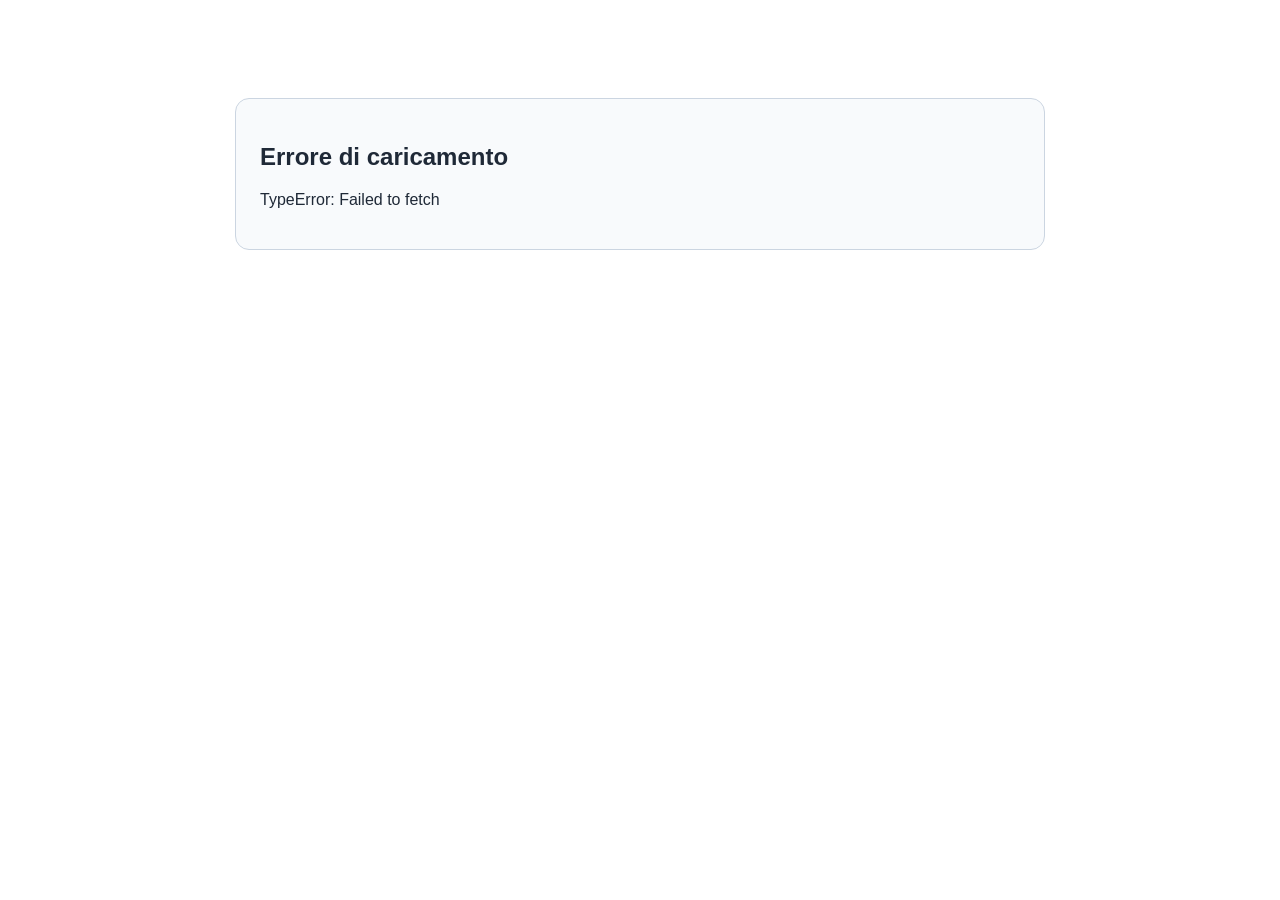
<file: energia-meccanica/index.html>
<!doctype html>
<html lang="it">
<head>
<meta charset="utf-8">
<meta name="viewport" content="width=device-width,initial-scale=1">
<title>Laboratorio – Energia meccanica</title>
<style>body{font-family:Arial,sans-serif;padding:30px;color:#1f2937}.load{max-width:760px;margin:60px auto;padding:24px;border:1px solid #cbd5e1;border-radius:14px;background:#f8fafc}</style>
</head>
<body>
<div class="load"><h2>Caricamento del laboratorio…</h2><p>Preparazione della web app e del modulo di invio PDF a Drive.</p></div>
<script>
(async()=>{
  const BASE='https://raw.githubusercontent.com/alessandrofoschi161-lab/laboratorio-ohm/41254c9dd69f34b3307d23bb20f2e16bb5115ca2/energia-meccanica/index.html';
  const DRIVE_WEBAPP_URL='https://script.google.com/macros/s/AKfycbxeArhTIVLEn1uysWIxoH2zhYyHY-JTLeDVtTqSHLlZPjfH1zBhfJOqa8pm66m2_QOg/exec';
  try{
    let html=await (await fetch(BASE,{cache:'no-store'})).text();
    html=html.replace('</head>',`\n<script src="https://cdnjs.cloudflare.com/ajax/libs/html2canvas/1.4.1/html2canvas.min.js"><\/script>\n<script src="https://cdnjs.cloudflare.com/ajax/libs/jspdf/2.5.1/jspdf.umd.min.js"><\/script>\n<style>@media print{*{-webkit-print-color-adjust:exact!important;print-color-adjust:exact!important}}</style>\n</head>`);
    const oldExport='<section class="sheet"><h2>Esportazione della relazione</h2><button class="primary" onclick="window.print()">Esporta relazione in PDF</button> <button class="secondary" onclick="csv()">Esporta dati CSV</button><div class="feedback">Per il PDF scegli <b>Salva come PDF</b> nella finestra di stampa.</div></section>';
    const newExport='<section class="sheet" id="exportSection"><h2>Esportazione e invio della relazione</h2><button class="primary" onclick="window.print()">Esporta relazione in PDF</button> <button class="secondary" onclick="csv()">Esporta dati CSV</button> <button class="primary" onclick="sendPDFToDrive()">Invia relazione PDF a Drive</button><div id="sendStatus" class="feedback">Compila la relazione e, al termine, inviala direttamente alla cartella Drive del docente.</div></section>';
    html=html.replace(oldExport,newExport);
    const driveCode=`\nconst DRIVE_WEBAPP_URL='${DRIVE_WEBAPP_URL}';\nasync function makePDFBase64(){\n  const {jsPDF}=window.jspdf;\n  const exportSection=document.getElementById('exportSection');\n  const oldDisplay=exportSection.style.display;\n  exportSection.style.display='none';\n  const buttons=[...document.querySelectorAll('button')];\n  const oldButtonDisplays=buttons.map(b=>b.style.display);\n  buttons.forEach(b=>b.style.display='none');\n  try{\n    const canvas=await html2canvas(document.body,{scale:1.5,useCORS:true,backgroundColor:'#ffffff',logging:false,windowWidth:document.documentElement.scrollWidth});\n    const imgData=canvas.toDataURL('image/jpeg',0.92);\n    const pdf=new jsPDF('p','mm','a4');\n    const pageW=210,pageH=297,margin=8,usableW=pageW-2*margin;\n    const imgH=canvas.height*usableW/canvas.width;\n    let offset=0;\n    while(offset<imgH){if(offset>0)pdf.addPage();pdf.addImage(imgData,'JPEG',margin,margin-offset,usableW,imgH);offset+=pageH-2*margin;}\n    return pdf.output('datauristring').split(',')[1];\n  }finally{exportSection.style.display=oldDisplay;buttons.forEach((b,i)=>b.style.display=oldButtonDisplays[i]);}\n}\nasync function sendPDFToDrive(){\n  const status=document.getElementById('sendStatus');\n  const nome=document.getElementById('studentNames').value.trim();\n  const classe=document.getElementById('studentClass').value.trim();\n  const gruppo=document.getElementById('studentGroup').value.trim();\n  const data=document.getElementById('studentDate').value.trim();\n  if(!nome||!classe||!gruppo||!data){status.innerHTML='<span class="bad">Completa Nome/componenti, Classe, Gruppo e Data prima dell’invio.</span>';return;}\n  if(!S.e){status.innerHTML='<span class="bad">Prima valida la tabella delle energie.</span>';return;}\n  status.innerHTML='<span class="warn">Generazione del PDF e invio in corso…</span>';\n  try{\n    const pdfBase64=await makePDFBase64();\n    const payload={nome,classe,gruppo,data,pdfBase64};\n    await fetch(DRIVE_WEBAPP_URL,{method:'POST',mode:'no-cors',headers:{'Content-Type':'application/x-www-form-urlencoded;charset=UTF-8'},body:'payload='+encodeURIComponent(JSON.stringify(payload))});\n    status.innerHTML='<span class="ok">Relazione inviata.</span> Il PDF è stato trasmesso alla cartella Drive del docente, nella sottocartella della classe.';\n  }catch(err){console.error(err);status.innerHTML='<span class="bad">Invio non riuscito.</span> Controlla la connessione e riprova.';}\n}\n`;
    const endTag='<'+'/script></body></html>';
    html=html.replace(endTag,driveCode+endTag);
    document.open();document.write(html);document.close();
  }catch(err){document.body.innerHTML='<div class="load"><h2>Errore di caricamento</h2><p>'+String(err)+'</p></div>';}
})();
</script>
</body>
</html>
</file>
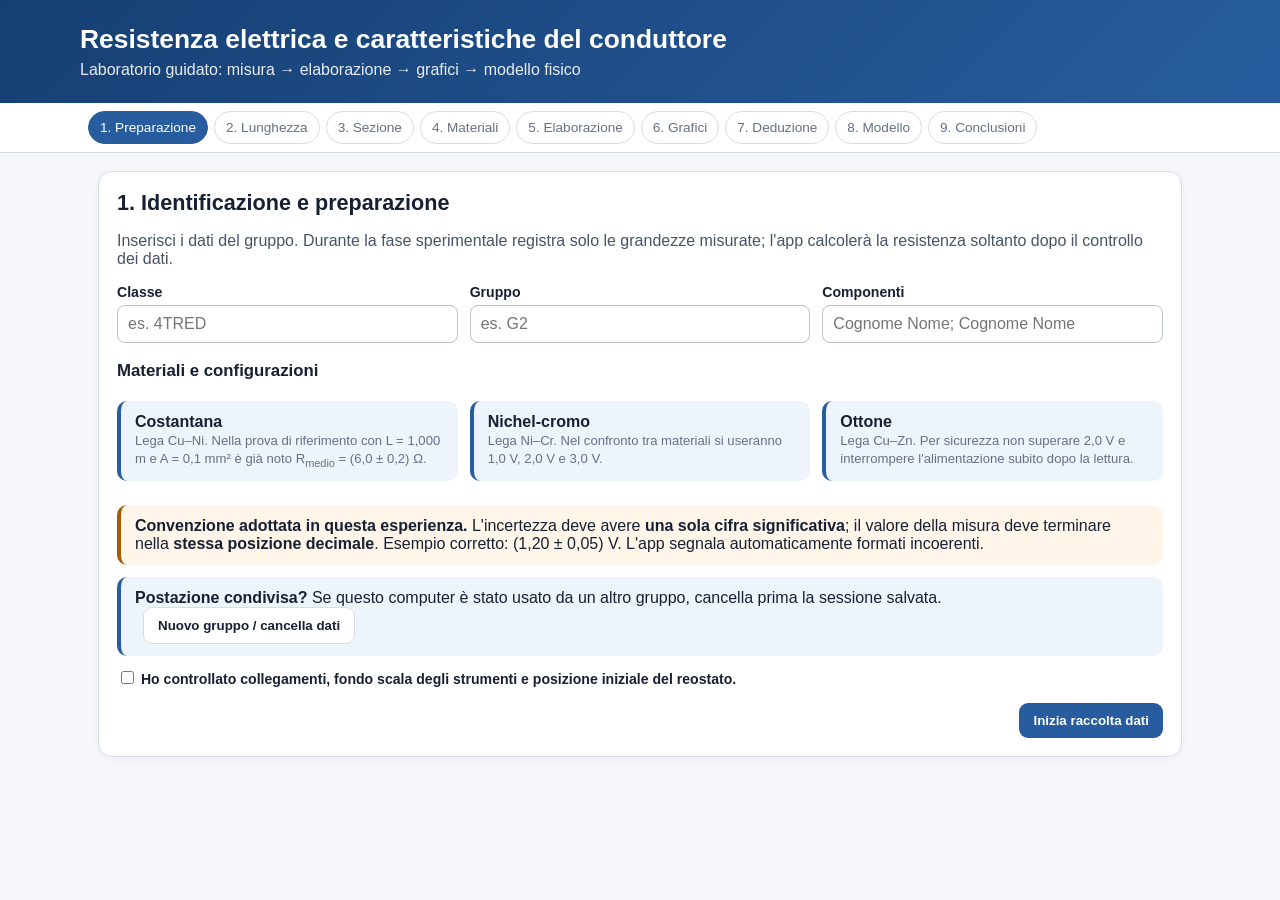
<file: resistenza-conduttore/index.html>
<!DOCTYPE html>
<html lang="it">
<head>
  <meta charset="UTF-8">
  <meta name="viewport" content="width=device-width, initial-scale=1.0">
  <title>Resistenza elettrica e caratteristiche del conduttore</title>
  <link rel="stylesheet" href="styles.css">
</head>
<body>
<header><div class="wrap"><h1>Resistenza elettrica e caratteristiche del conduttore</h1><p>Laboratorio guidato: misura → elaborazione → grafici → modello fisico</p></div></header>
<nav><div class="steps" id="stepNav"></div></nav>
<main>
  <section class="panel active" data-step="0">
    <div class="card">
      <h2>1. Identificazione e preparazione</h2>
      <p class="lead">Inserisci i dati del gruppo. Durante la fase sperimentale registra solo le grandezze misurate; l'app calcolerà la resistenza soltanto dopo il controllo dei dati.</p>
      <div class="grid3">
        <div><label>Classe</label><input id="classe" placeholder="es. 4TRED"></div>
        <div><label>Gruppo</label><input id="gruppo" placeholder="es. G2"></div>
        <div><label>Componenti</label><input id="nomi" placeholder="Cognome Nome; Cognome Nome"></div>
      </div>
      <h3>Materiali e configurazioni</h3>
      <div class="grid3">
        <div class="note"><b>Costantana</b><br><span class="mini">Lega Cu–Ni. Nella prova di riferimento con L = 1,000 m e A = 0,1 mm² è già noto R<sub>medio</sub> = (6,0 ± 0,2) Ω.</span></div>
        <div class="note"><b>Nichel-cromo</b><br><span class="mini">Lega Ni–Cr. Nel confronto tra materiali si useranno 1,0 V, 2,0 V e 3,0 V.</span></div>
        <div class="note"><b>Ottone</b><br><span class="mini">Lega Cu–Zn. Per sicurezza non superare 2,0 V e interrompere l'alimentazione subito dopo la lettura.</span></div>
      </div>
      <div class="warning"><b>Convenzione adottata in questa esperienza.</b> L'incertezza deve avere <b>una sola cifra significativa</b>; il valore della misura deve terminare nella <b>stessa posizione decimale</b>. Esempio corretto: (1,20 ± 0,05) V. L'app segnala automaticamente formati incoerenti.</div>
      <div class="note no-print"><b>Postazione condivisa?</b> Se questo computer è stato usato da un altro gruppo, cancella prima la sessione salvata. <button class="ghost" type="button" style="margin-left:8px" onclick="resetSession()">Nuovo gruppo / cancella dati</button></div>
      <label><input type="checkbox" id="ready" style="width:auto"> Ho controllato collegamenti, fondo scala degli strumenti e posizione iniziale del reostato.</label>
      <div class="actions"><span></span><div class="right"><button class="primary" onclick="goNext()">Inizia raccolta dati</button></div></div>
    </div>
  </section>

  <section class="panel" data-step="1">
    <div class="card">
      <h2>2. Raccolta dati — variazione della lunghezza</h2>
      <p class="lead">Costantana, A = 0,1 mm². Il caso L = 1,000 m proviene dall'esperienza Ohm I e non va misurato di nuovo.</p>
      <div class="fixed note"><b>Dato già disponibile:</b> L = 1,000 m → R<sub>medio</sub> = (6,0 ± 0,2) Ω.</div>
      <div id="table-length"></div>
      <div id="check-length"></div>
      <div class="actions"><button class="secondary" onclick="goPrev()">Indietro</button><div class="right"><button class="ghost" onclick="validateDataset('length',true)">Controlla dati</button><button class="primary" onclick="nextIfDataset('length')">Prosegui</button></div></div>
    </div>
  </section>

  <section class="panel" data-step="2">
    <div class="card">
      <h2>3. Raccolta dati — variazione della sezione</h2>
      <p class="lead">Costantana, L = 1,000 m. Anche qui A = 0,1 mm² coincide con il caso già noto e non va rimisurato.</p>
      <div class="fixed note"><b>Dato riutilizzato:</b> A = 0,1 mm² → R<sub>medio</sub> = (6,0 ± 0,2) Ω.</div>
      <div id="table-area"></div>
      <div id="check-area"></div>
      <div class="actions"><button class="secondary" onclick="goPrev()">Indietro</button><div class="right"><button class="ghost" onclick="validateDataset('area',true)">Controlla dati</button><button class="primary" onclick="nextIfDataset('area')">Prosegui</button></div></div>
    </div>
  </section>

  <section class="panel" data-step="3">
    <div class="card">
      <h2>4. Raccolta dati — confronto tra materiali</h2>
      <p class="lead">L = 1,000 m e A = 0,2 mm² per tutti i materiali.</p>
      <div class="warning"><b>Sicurezza:</b> costantana e nichel-cromo fino a 3,0 V; ottone solo 1,0 V e 2,0 V. Dopo ogni lettura riporta la tensione a zero. Se l'ottone si scalda sensibilmente o la corrente è già molto elevata a 1,0 V, non eseguire la misura a 2,0 V e avvisa il docente.</div>
      <div id="table-material"></div>
      <label style="margin-top:8px"><input type="checkbox" id="skip-brass-2" style="width:auto"> Misura dell'ottone a 2,0 V non eseguita per sicurezza.</label>
      <div id="check-material"></div>
      <div class="actions"><button class="secondary" onclick="goPrev()">Indietro</button><div class="right"><button class="ghost" onclick="validateDataset('material',true)">Controlla dati</button><button class="primary" onclick="finishAcquisition()">Termina acquisizione</button></div></div>
    </div>
  </section>

  <section class="panel" data-step="4">
    <div class="card">
      <h2>5. Elaborazione numerica</h2>
      <p class="lead">Ora l'app calcola R = ΔV/I e propaga le incertezze. Gli errori di R vengono arrotondati a una sola cifra significativa e R viene scritto alla stessa posizione decimale.</p>
      <div id="calc-warnings"></div>
      <h3>B1 — Lunghezza</h3><div id="summary-length"></div>
      <h3>B2 — Sezione</h3><div id="summary-area"></div>
      <h3>B3 — Materiale</h3><div id="summary-material"></div>
      <div class="note"><b>Controllo di coerenza:</b> se i valori di R ottenuti per la stessa configurazione non risultano compatibili entro le incertezze, l'app lo segnala. Prima di interpretare i grafici controlla eventuali anomalie di trascrizione o riscaldamento.</div>
      <div class="actions"><button class="secondary" onclick="goPrev()">Indietro</button><div class="right"><button class="primary" onclick="prepareGraphsAndNext()">Costruisci i grafici</button></div></div>
    </div>
  </section>

  <section class="panel" data-step="5">
    <div class="card">
      <h2>6. Grafici sperimentali</h2>
      <p class="lead">Osserva prima i soli dati sperimentali con le barre d'errore. Non è ancora mostrato alcun modello.</p>
      <div class="grid2">
        <div class="chart-wrap"><canvas id="chartLength" width="700" height="420"></canvas><div class="chart-caption">R<sub>medio</sub> in funzione di L. Barre verticali: ε(R<sub>medio</sub>).</div></div>
        <div class="chart-wrap"><canvas id="chartArea" width="700" height="420"></canvas><div class="chart-caption">R<sub>medio</sub> in funzione di A. Barre verticali: ε(R<sub>medio</sub>).</div></div>
      </div>
      <div class="chart-wrap" style="margin-top:12px"><canvas id="chartMaterial" width="1000" height="360"></canvas><div class="chart-caption">Confronto tra materiali a L e A uguali.</div></div>
      <div class="warning">Non tracciare ancora rette o curve “perché sai già la formula”. La fase successiva serve a dedurre l'andamento dai dati.</div>
      <div class="actions"><button class="secondary" onclick="goPrev()">Indietro</button><div class="right"><button class="primary" onclick="goNext()">Interpreta i grafici</button></div></div>
    </div>
  </section>

  <section class="panel" data-step="6">
    <div class="card">
      <h2>7. Deduzione guidata degli andamenti</h2>
      <h3>A. Dipendenza dalla lunghezza L</h3>
      <p>Confronta R<sub>medio</sub> per 1 m, 2 m e 3 m. Quale descrizione è più coerente con i dati?</p>
      <div class="choice" id="qL">
        <label><input type="radio" name="ql" value="inv">R diminuisce quando L aumenta.</label>
        <label><input type="radio" name="ql" value="direct">R aumenta circa nello stesso rapporto con cui aumenta L.</label>
        <label><input type="radio" name="ql" value="none">R non dipende da L.</label>
      </div>
      <button class="ghost" onclick="checkLengthHypothesis()">Verifica ipotesi</button>
      <div id="revealL" class="reveal success"><b>Conclusione supportata dai dati:</b><div class="formula">R ∝ L</div><button class="secondary no-print" onclick="overlayLengthModel()">Mostra ora il modello sul grafico</button></div>

      <h3>B. Dipendenza dalla sezione A</h3>
      <p>Quando la sezione aumenta, R diminuisce. Per distinguere una semplice diminuzione da una proporzionalità inversa, osserva il prodotto R·A.</p>
      <div id="ra-products" class="note"></div>
      <div class="choice" id="qA">
        <label><input type="radio" name="qa" value="direct">R ∝ A</label>
        <label><input type="radio" name="qa" value="inverse">R ∝ 1/A</label>
        <label><input type="radio" name="qa" value="none">R è indipendente da A</label>
      </div>
      <button class="ghost" onclick="checkAreaHypothesis()">Verifica ipotesi</button>
      <div id="revealA" class="reveal success"><b>Conclusione supportata dai dati:</b><div class="formula">R ∝ 1/A</div><button class="secondary no-print" onclick="overlayAreaModel()">Mostra ora il modello sul grafico</button></div>

      <h3>C. Ruolo del materiale</h3>
      <p>Nel terzo grafico L e A sono uguali. Che cosa resta come causa della differenza di R?</p>
      <div class="choice">
        <label><input type="radio" name="qm" value="material">Il materiale del conduttore.</label>
        <label><input type="radio" name="qm" value="length">La lunghezza.</label>
        <label><input type="radio" name="qm" value="area">La sezione.</label>
      </div>
      <button class="ghost" onclick="checkMaterialHypothesis()">Verifica ipotesi</button>
      <div id="revealM" class="reveal success"><b>Conclusione:</b> a parità di geometria, materiali diversi presentano resistenze diverse. Possiamo quindi introdurre un <b>coefficiente caratteristico del materiale</b>, senza ancora assegnargli un nome.</div>
      <div class="actions"><button class="secondary" onclick="goPrev()">Indietro</button><div class="right"><button id="toModel" class="primary" onclick="goToModel()" disabled>Costruisci il modello</button></div></div>
    </div>
  </section>

  <section class="panel" data-step="7">
    <div class="card">
      <h2>8. Costruzione del modello</h2>
      <p class="lead">Combina ora, nell'ordine, le proporzionalità appena dedotte.</p>
      <div class="grid2">
        <div class="note"><b>1. Lunghezza</b><div class="formula">R ∝ L</div></div>
        <div class="note"><b>2. Sezione</b><div class="formula">R ∝ 1/A</div></div>
      </div>
      <p>Se entrambe valgono contemporaneamente, quale forma geometrica deve comparire?</p>
      <div class="choice">
        <label><input type="radio" name="combine" value="LA">L·A</label>
        <label><input type="radio" name="combine" value="LoverA">L/A</label>
        <label><input type="radio" name="combine" value="AoverL">A/L</label>
      </div>
      <button class="ghost" onclick="checkCombine()">Verifica</button>
      <div id="revealCombine" class="reveal success"><div class="formula">R ∝ L/A</div><p>La geometria da sola non basta: il confronto a L e A uguali mostra che serve un coefficiente specifico del materiale.</p><button class="primary no-print" onclick="introduceRho()">Introduci il coefficiente del materiale</button></div>
      <div id="rhoBox" class="reveal note"><b>Nuovo concetto.</b> Il coefficiente caratteristico del materiale si chiama <b>resistività</b> e si indica con ρ. A temperatura fissata, ρ dipende dal materiale. Nel SI si misura in Ω·m.</div>
      <div id="finalFormula" class="reveal"><p>Inserendo ρ nella proporzionalità geometrica si ottiene il modello completo:</p><div class="bigformula">R = ρ · L / A</div><div class="warning"><b>Attenzione alle unità:</b> nella relazione in unità SI, L va espressa in metri e A in m².</div></div>
      <div class="actions"><button class="secondary" onclick="goPrev()">Indietro</button><div class="right"><button id="toConclusion" class="primary" onclick="goNext()" disabled>Conclusioni</button></div></div>
    </div>
  </section>

  <section class="panel" data-step="8">
    <div class="card">
      <h2>9. Conclusioni e relazione</h2>
      <div class="grid2">
        <div><label>Come devono essere i fili per minimizzare la resistenza nel trasporto della corrente?</label><textarea id="answer-wire" placeholder="Motiva usando L, A e il materiale."></textarea></div>
        <div><label>Perché la resistenza può dipendere anche dalla temperatura?</label><textarea id="answer-temp" placeholder="Collega la risposta al comportamento microscopico o alla resistività."></textarea></div>
      </div>
      <div class="summary-kpi" id="final-kpi"></div>
      <div class="note">La relazione generata conterrà dati misurati, incertezze, valori di R, grafici sperimentali e conclusioni. I grafici del report includono il modello solo dopo che è stato dedotto.</div>
      <div class="actions"><button class="secondary" onclick="goPrev()">Indietro</button><div class="right"><button class="ghost" onclick="window.print()">Stampa / salva PDF</button><button class="primary" onclick="submitReport()">Consegna relazione</button></div></div>
      <div id="submit-status"></div>
    </div>
  </section>
</main>

<script src="app-core.js"></script>
<script src="app-ui.js"></script>
</body>
</html>
</file>
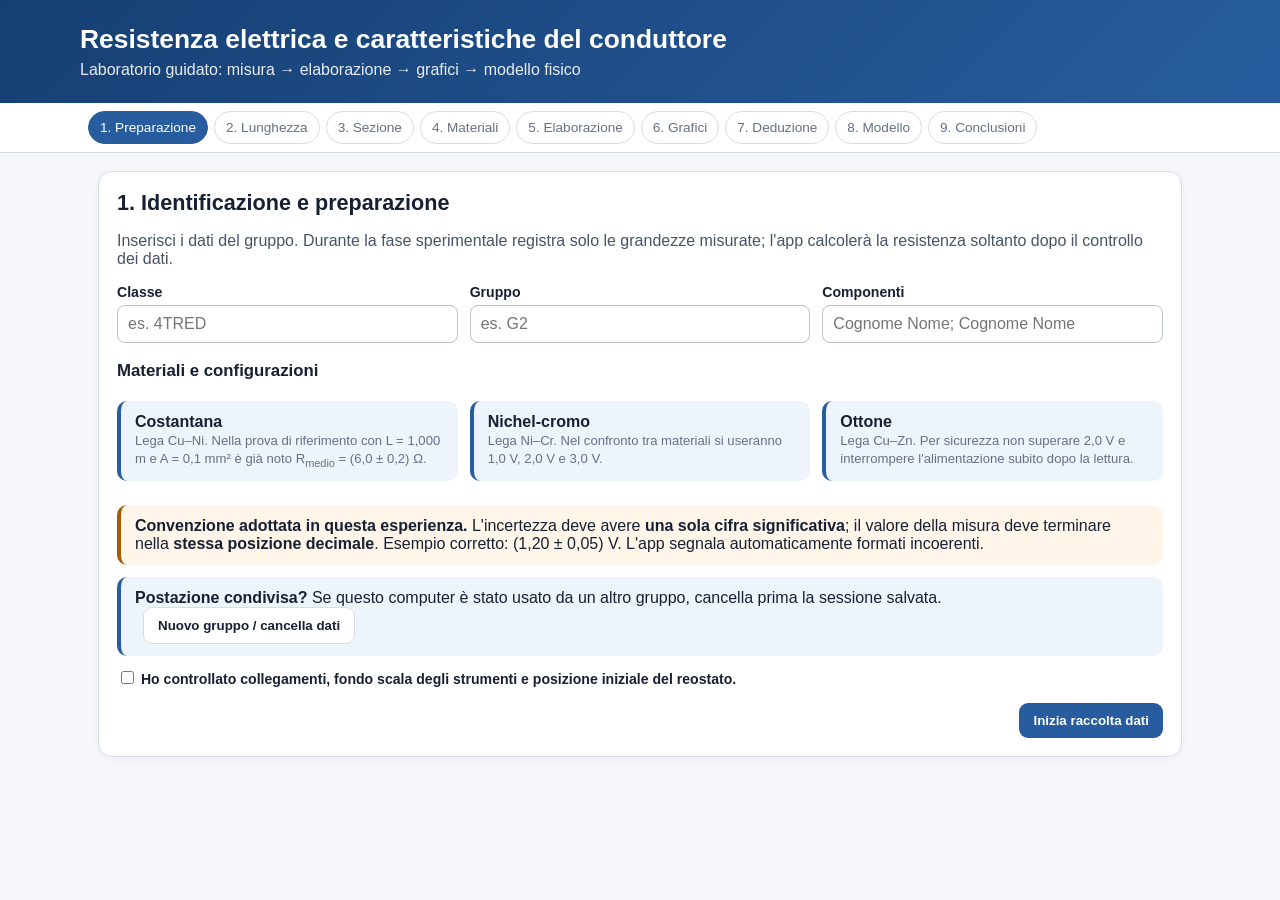
<file: resistenza-conduttore/studenti.html>
<!DOCTYPE html>
<html lang="it">
<head>
<meta charset="UTF-8">
<meta name="viewport" content="width=device-width,initial-scale=1.0">
<title>Resistenza elettrica e caratteristiche del conduttore</title>
<style>
html,body{margin:0;width:100%;height:100%;overflow:hidden;background:#f5f7fb}
#app{border:0;width:100%;height:100%;display:block}
</style>
</head>
<body>
<iframe id="app" src="index.html" title="Laboratorio resistenza elettrica"></iframe>
<script>
const frame=document.getElementById('app');
frame.addEventListener('load',()=>{
  try{
    const d=frame.contentDocument;
    if(d.querySelector('script[data-backend="report"]')) return;
    const s=d.createElement('script');
    s.src='backend.js';
    s.dataset.backend='report';
    d.body.appendChild(s);
  }catch(e){
    console.error('Impossibile attivare il modulo di consegna',e);
  }
});
</script>
</body>
</html>
</file>
<file: resistenza-conduttore/styles.css>
:root{--ink:#172033;--muted:#667085;--line:#d7dce5;--bg:#f5f7fb;--card:#fff;--accent:#275d9f;--accent2:#163f73;--good:#16794b;--warn:#a65b00;--bad:#b42318;--soft:#eef4fb;--empty:#9a6b00;--empty-bg:#fff8df;--pending:#8a6500;--pending-bg:#fff7df}*{box-sizing:border-box} body{margin:0;font-family:Arial,Helvetica,sans-serif;background:var(--bg);color:var(--ink)}header{background:linear-gradient(135deg,var(--accent2),var(--accent));color:white;padding:24px 18px}header .wrap,main{max-width:1120px;margin:auto} h1{font-size:1.65rem;margin:0 0 6px} header p{margin:0;opacity:.9}nav{background:white;border-bottom:1px solid var(--line);position:sticky;top:0;z-index:10}.steps{max-width:1120px;margin:auto;display:flex;gap:6px;padding:8px;overflow:auto}.step-pill{white-space:nowrap;border:1px solid var(--line);border-radius:999px;padding:8px 11px;font-size:.85rem;background:white;color:var(--muted)}.step-pill.active{background:var(--accent);color:#fff;border-color:var(--accent)}.step-pill.done{border-color:#8fd0b2;color:var(--good)}main{padding:18px}.panel{display:none}.panel.active{display:block}.card{background:var(--card);border:1px solid var(--line);border-radius:14px;padding:18px;margin:0 0 16px;box-shadow:0 2px 9px rgba(20,30,50,.04)}h2{margin:0 0 12px;font-size:1.35rem}h3{margin:18px 0 8px;font-size:1.05rem}.lead{color:#475467}.note,.warning,.success,.error-box{border-radius:10px;padding:12px 14px;margin:12px 0}.note{background:#eef4fb;border-left:4px solid var(--accent)}.warning{background:#fff5e8;border-left:4px solid var(--warn)}.success{background:#ecfdf3;border-left:4px solid var(--good)}.error-box{background:#fff0f0;border-left:4px solid var(--bad);color:#7a1a14}.grid2{display:grid;grid-template-columns:repeat(2,minmax(0,1fr));gap:12px}.grid3{display:grid;grid-template-columns:repeat(3,minmax(0,1fr));gap:12px}@media(max-width:780px){.grid2,.grid3{grid-template-columns:1fr}}label{font-size:.88rem;font-weight:700;display:block;margin-bottom:5px}input,select,textarea{width:100%;border:1px solid #b9c0cc;border-radius:8px;padding:9px 10px;font-size:1rem;background:#fff}textarea{min-height:86px;resize:vertical}.inline{display:flex;gap:8px;align-items:center}.inline input{min-width:0}.unit{font-size:.9rem;color:var(--muted);min-width:20px}button{border:0;border-radius:9px;padding:10px 14px;font-weight:700;cursor:pointer}.primary{background:var(--accent);color:#fff}.secondary{background:#eef2f7;color:var(--ink)}.ghost{background:white;border:1px solid var(--line);color:var(--ink)}button:disabled{opacity:.45;cursor:not-allowed}.actions{display:flex;justify-content:space-between;gap:10px;margin-top:16px;flex-wrap:wrap}.actions .right{display:flex;gap:8px;margin-left:auto}table{width:100%;border-collapse:collapse;margin:10px 0;font-size:.9rem}th,td{border:1px solid var(--line);padding:7px;text-align:center;vertical-align:middle}th{background:#f2f5f9}.group-start td{border-top:3px solid #7f8da2}.fixed{background:#f3f4f6;color:#475467}.invalid{outline:2px solid var(--bad);background:#fff0f0;border-color:#d92d20}.valid{outline:2px solid #3c9b68;background:#effbf4;border-color:#65b88d}.empty{outline:1px solid #d9a441;background:var(--empty-bg);border-color:#d9a441}.pending{outline:1px solid #d9a441;background:var(--pending-bg);border-color:#d9a441}.field-msg{font-size:.76rem;margin-top:4px;min-height:1em;line-height:1.15}.field-msg.bad{color:var(--bad);font-weight:700}.field-msg.good{color:var(--good);font-weight:700}.field-msg.empty-msg,.field-msg.pending-msg{color:var(--empty);font-weight:600}.status-list{margin:8px 0;padding-left:20px}.status-list li{margin:5px 0}.badge{display:inline-block;border-radius:999px;padding:3px 8px;font-size:.75rem;font-weight:700}.badge.good{background:#dff7e9;color:var(--good)}.badge.warn{background:#fff0d5;color:#8d4d00}.badge.bad{background:#fee4e2;color:var(--bad)}.chart-wrap{border:1px solid var(--line);border-radius:12px;padding:10px;background:white}.chart-wrap canvas{width:100%;height:360px;display:block}.chart-caption{font-size:.83rem;color:var(--muted);margin-top:5px}.choice{display:grid;gap:8px;margin:10px 0}.choice label{font-weight:400;border:1px solid var(--line);padding:10px;border-radius:9px;cursor:pointer}.choice input{width:auto;margin-right:8px}.reveal{display:none}.reveal.show{display:block}.formula{font-family:"Times New Roman",serif;font-size:1.45rem;text-align:center;padding:12px;background:#f7f9fc;border-radius:10px;margin:10px 0}.bigformula{font-size:2rem;font-family:"Times New Roman",serif;text-align:center;padding:18px;border:2px solid var(--accent);border-radius:12px;background:#f8fbff}.mini{font-size:.82rem;color:var(--muted)}.summary-kpi{display:grid;grid-template-columns:repeat(3,1fr);gap:10px}.summary-kpi>div{border:1px solid var(--line);border-radius:10px;padding:12px;text-align:center}.summary-kpi strong{display:block;font-size:1.15rem}@media(max-width:700px){.summary-kpi{grid-template-columns:1fr}}@media print{nav,.no-print,.actions{display:none!important}body{background:white}.panel{display:block!important}.card{break-inside:avoid;box-shadow:none}header{background:white;color:black;border-bottom:2px solid black}.chart-wrap canvas{height:280px}.field-msg{display:none!important}input.valid,input.invalid,input.empty,input.pending{outline:none!important;background:white!important;border:1px solid #b9c0cc!important}}
</file>
